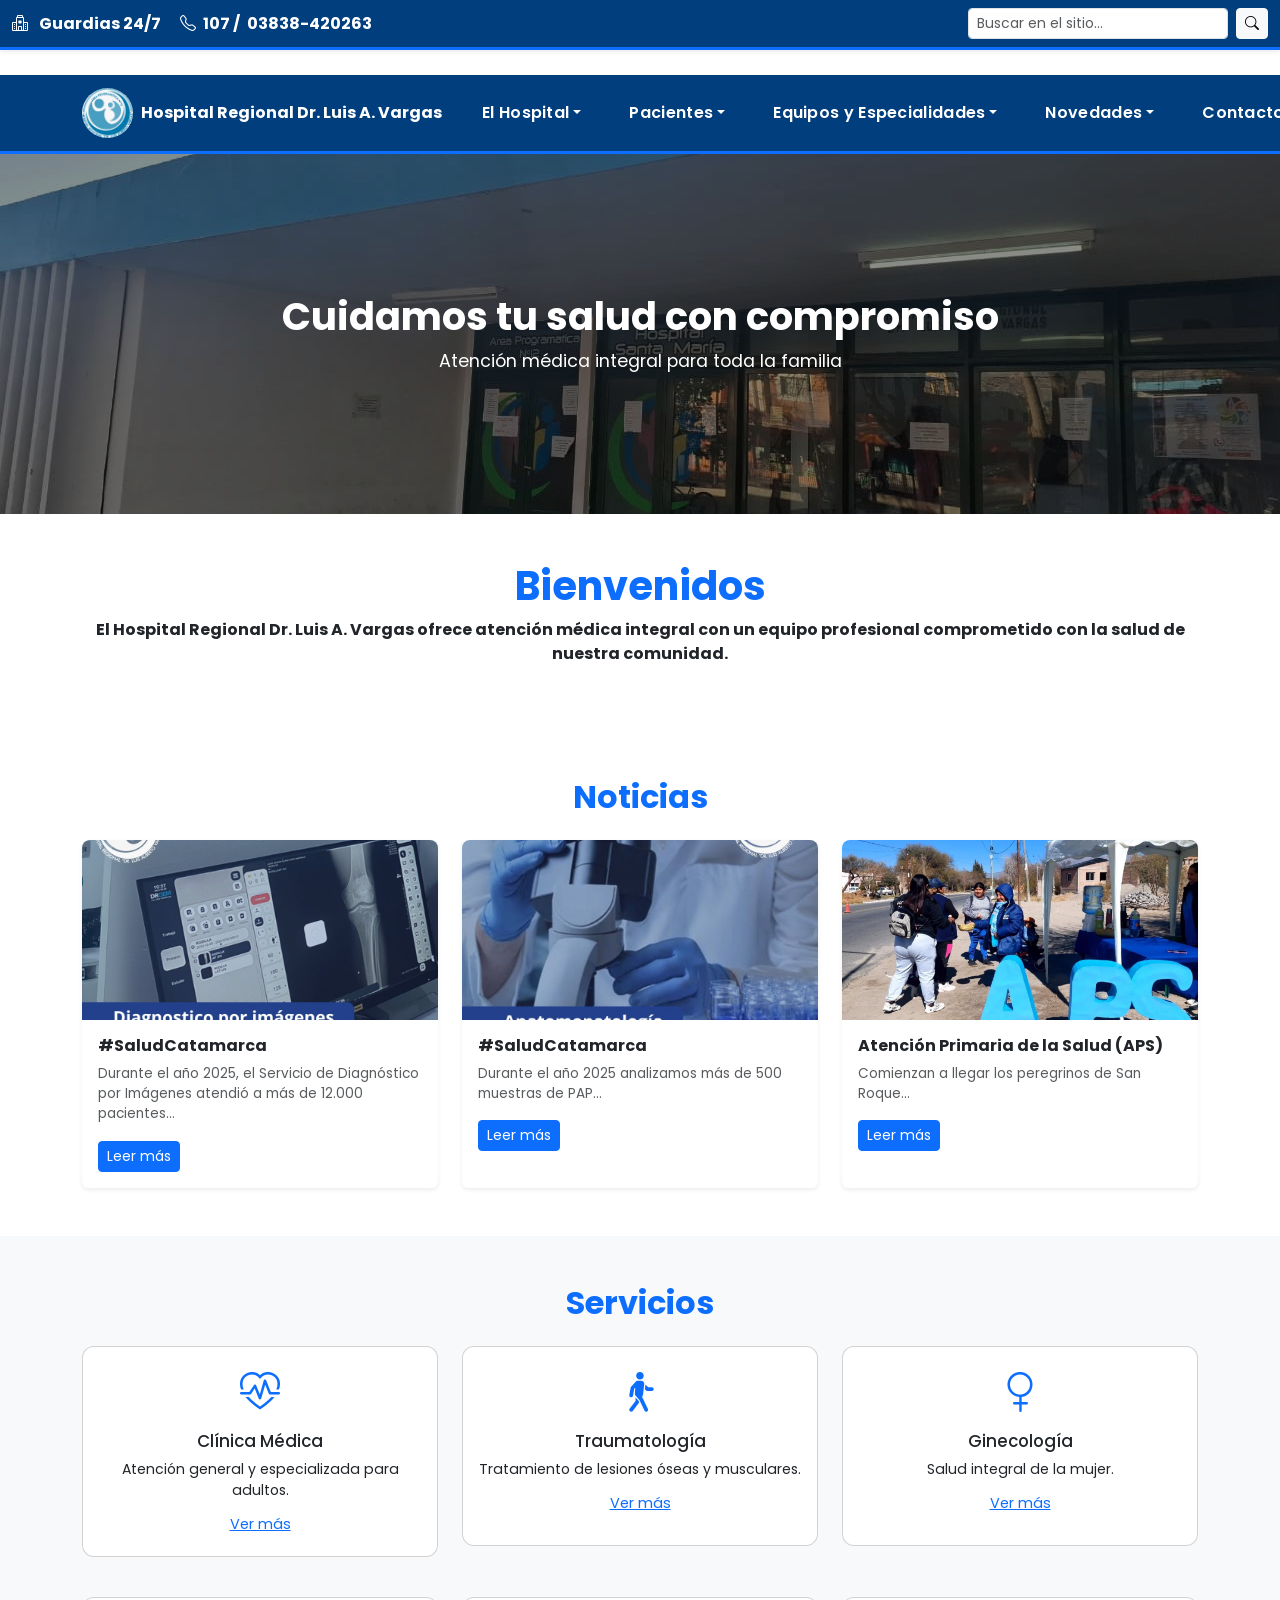
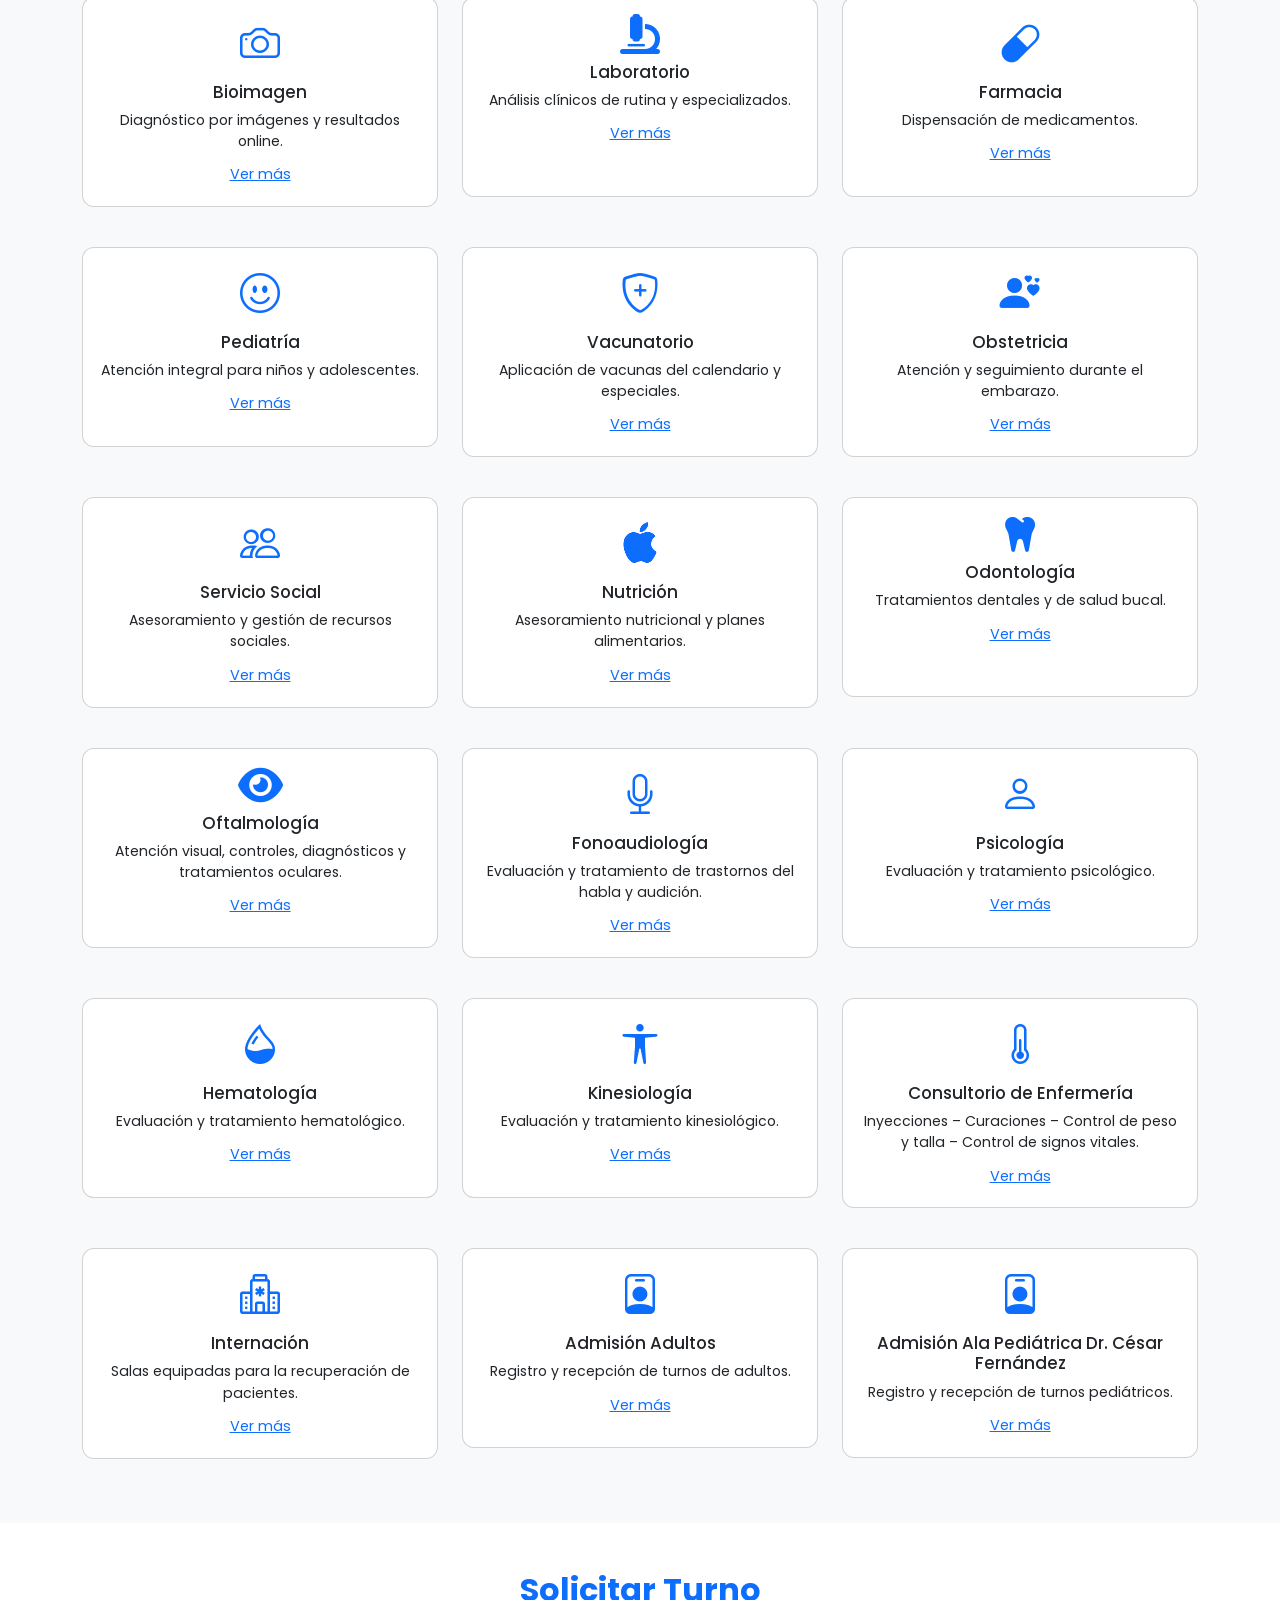
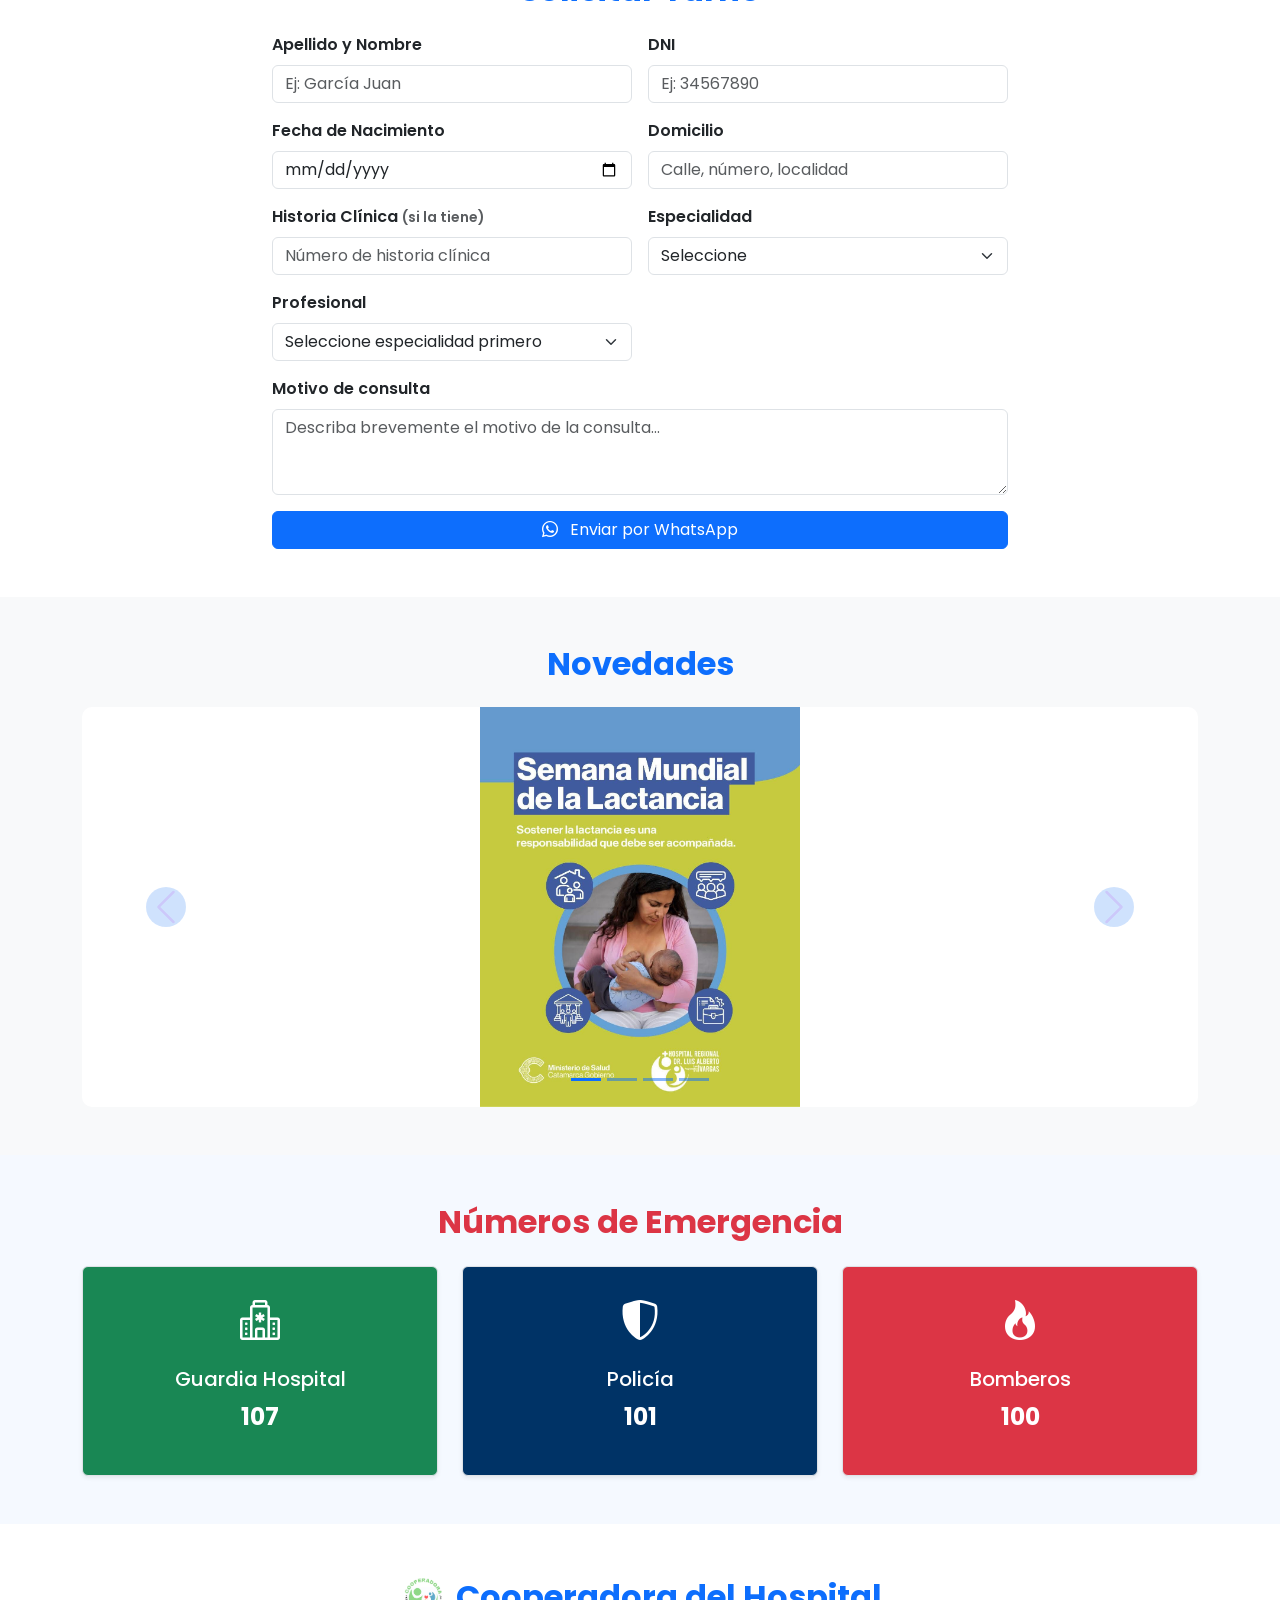
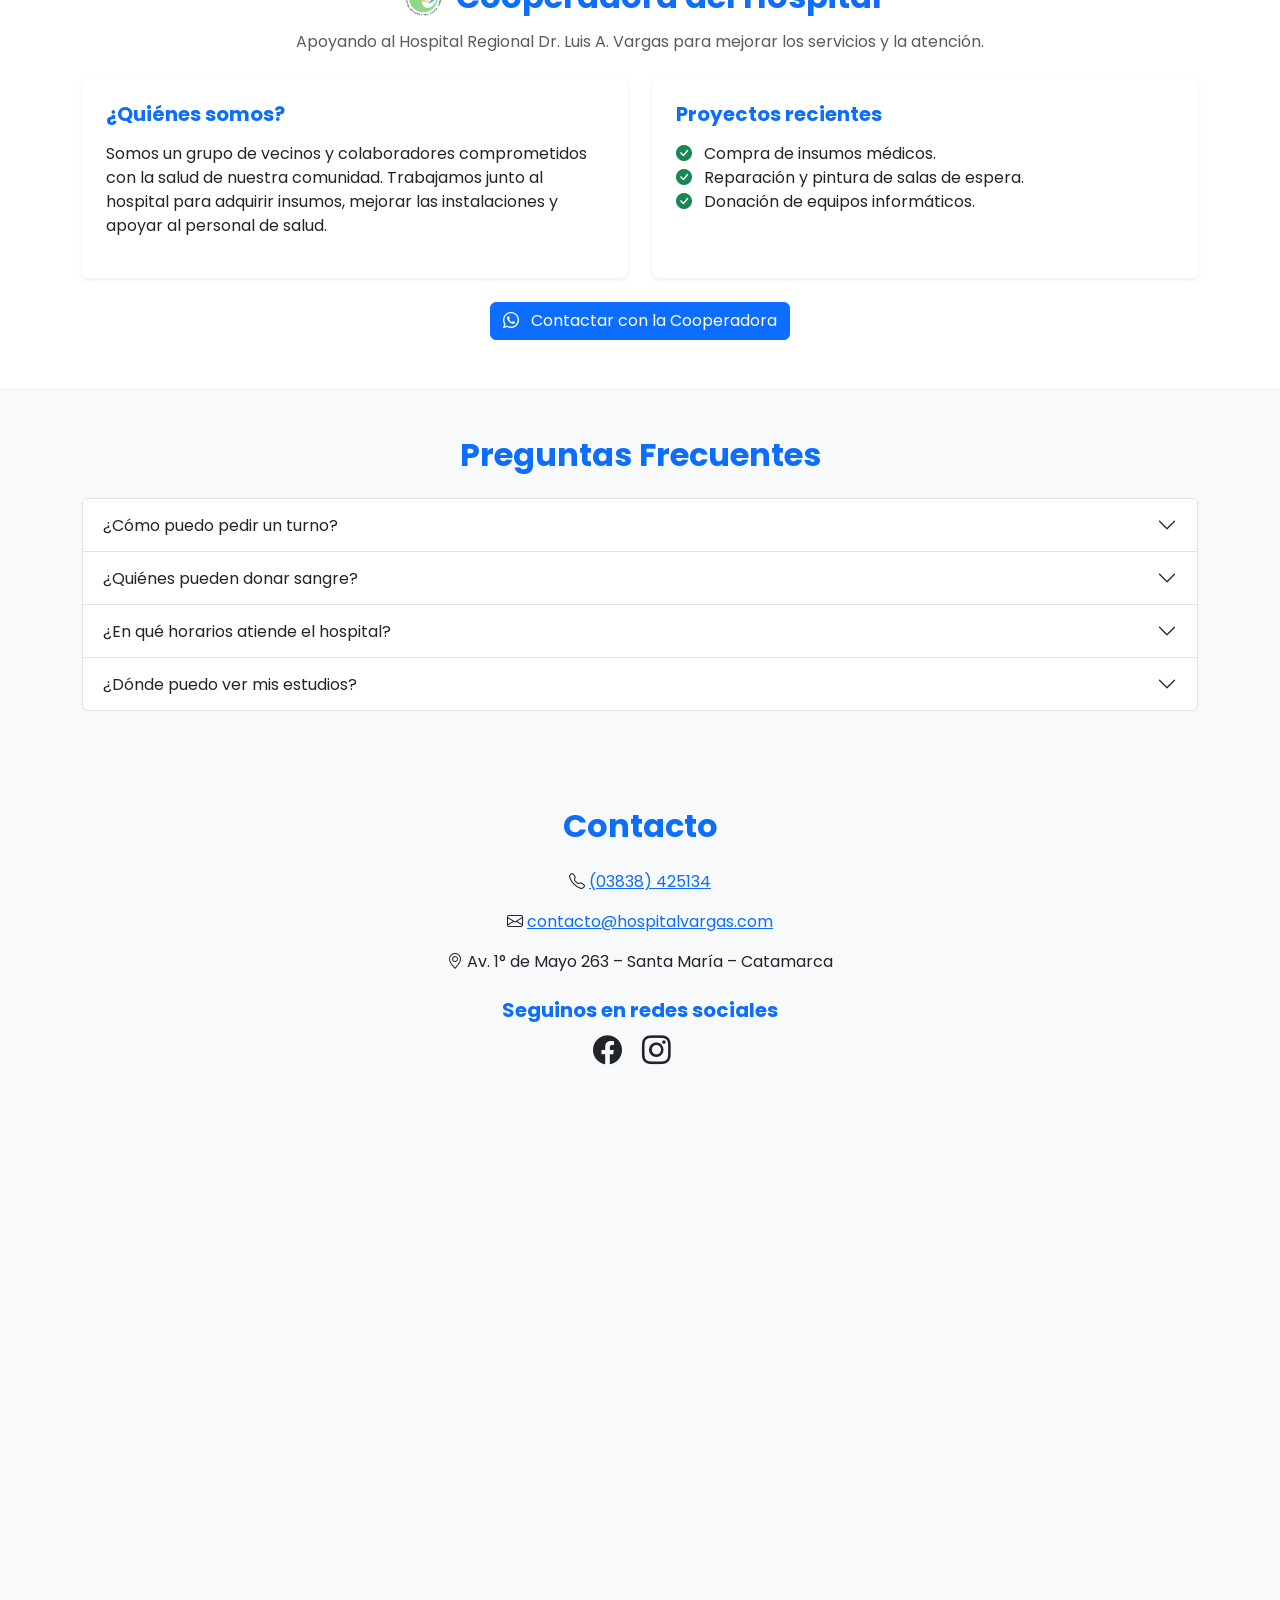
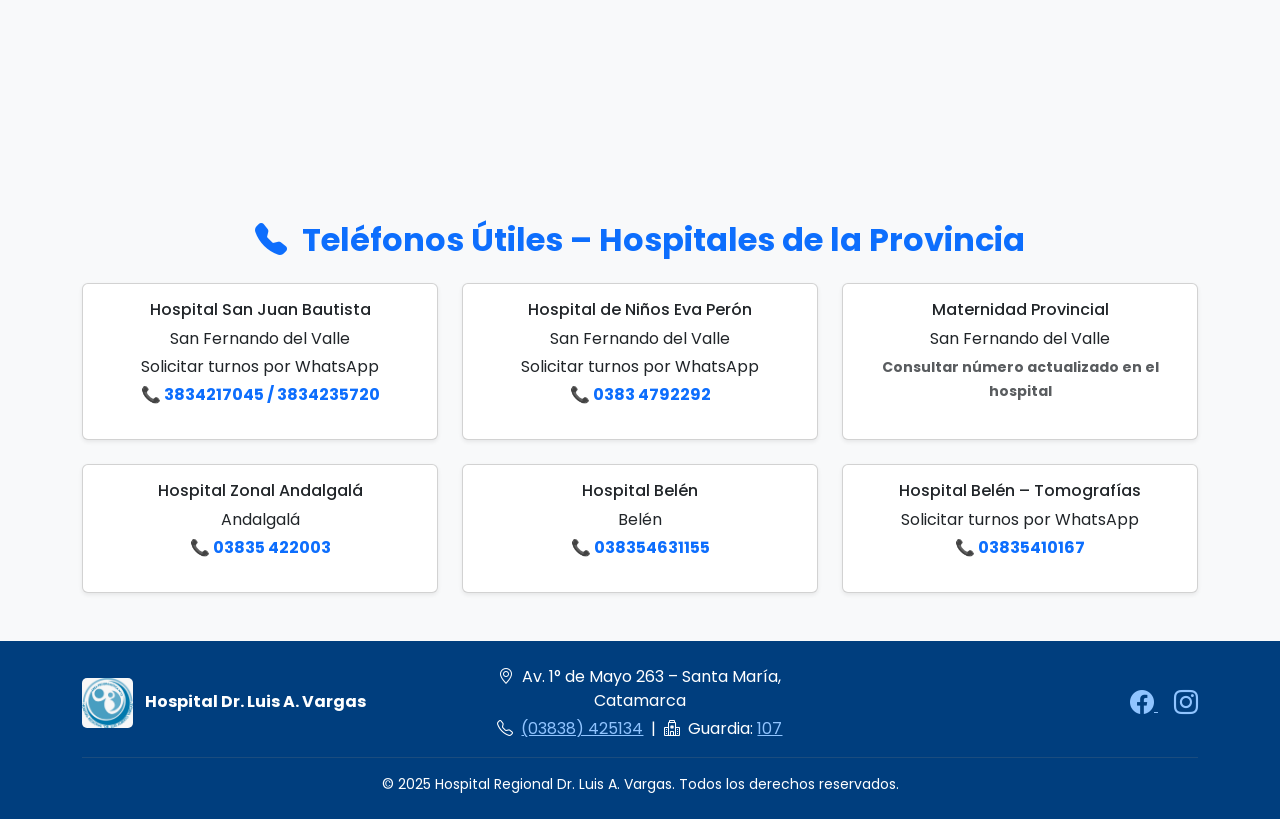
<file: index.html>
<!DOCTYPE html>
<html lang="es">

<head>
  <meta charset="UTF-8" />
  <meta name="viewport" content="width=device-width, initial-scale=1.0" />
  <meta http-equiv="X-UA-Compatible" content="IE=edge" />

  <!-- SEO -->
  <title>Hospital Regional Dr. Luis A. Vargas – Santa María, Catamarca</title>
  <meta name="description" content="Hospital Regional Dr. Luis A. Vargas – Atención médica integral en Santa María, Catamarca. Turnos, guardia 24/7, servicios, laboratorio, diagnóstico por imágenes y telesalud." />
  <meta name="keywords" content="hospital, salud, catamarca, santa maria, turnos, emergencias, laboratorio, diagnostico por imagenes, telesalud, vargas" />
  <meta name="author" content="Hospital Regional Dr. Luis A. Vargas" />
  <link rel="canonical" href="https://hospitalvargas.com/" />

  <!-- Open Graph (redes sociales) -->
  <meta property="og:title" content="Hospital Regional Dr. Luis A. Vargas" />
  <meta property="og:description" content="Atención médica integral para toda la comunidad de Santa María, Catamarca." />
  <meta property="og:type" content="website" />
  <meta property="og:locale" content="es_AR" />

  <!-- Seguridad -->
  <meta http-equiv="X-Content-Type-Options" content="nosniff" />
  <meta http-equiv="Referrer-Policy" content="strict-origin-when-cross-origin" />
  <!-- NOTA: X-Frame-Options y CSP idealmente se aplican desde el servidor HTTP, no desde meta tags -->

  <!-- Favicon -->
  <link rel="icon" href="images/Santa/logo2.jpeg" type="image/jpeg" />

  <!-- Bootstrap CSS -->
  <link href="https://cdn.jsdelivr.net/npm/bootstrap@5.3.2/dist/css/bootstrap.min.css" rel="stylesheet" />
  <link href="https://cdn.jsdelivr.net/npm/bootstrap-icons@1.11.1/font/bootstrap-icons.css" rel="stylesheet" />
  <link href="https://cdnjs.cloudflare.com/ajax/libs/font-awesome/6.5.0/css/all.min.css" rel="stylesheet" />
  <!-- Google Fonts -->
  <link href="https://fonts.googleapis.com/css2?family=Poppins:wght@400;600;700&display=swap" rel="stylesheet" />

  <style>
    /* ===== VARIABLES DE COLOR ===== */
    :root {
      --color-primary: #003e7e;
      --color-accent:  #0d6efd;
      --color-top-bar: #002d5c;
    }

    body {
      font-family: 'Poppins', sans-serif;
    }

    /* ===== BARRA SUPERIOR (guardia + buscador) ===== */
    .top-bar {
      background: var(--color-top-bar) !important;
      border-bottom: 2px solid var(--color-accent);
    }

    /* ===== NAVBAR PRINCIPAL ===== */
    .navbar {
      background: var(--color-primary) !important;
      border-bottom: 3px solid var(--color-accent);
    }

    .navbar-brand span {
      font-size: 1rem;
    }

    .navbar-nav .nav-link {
      color: #ffffff !important;
      font-weight: 600;
      letter-spacing: 0.3px;
      padding: 10px 16px !important;
      transition: background 0.25s, transform 0.25s;
    }

    .navbar-nav .nav-link:hover {
      background: rgba(255, 255, 255, 0.12);
      border-radius: 6px;
      transform: translateY(-1px);
    }

    /* ===== DROPDOWNS ===== */
    .dropdown-menu {
      border-radius: 12px;
      padding: 6px 0;
      border: 1px solid #d6d6d6;
      box-shadow: 0 8px 22px rgba(0, 0, 0, 0.15);
      background: #ffffff;
      animation: fadeInDropdown 0.18s ease-in-out;
      overflow: hidden;
    }

    @keyframes fadeInDropdown {
      from { opacity: 0; transform: translateY(-6px); }
      to   { opacity: 1; transform: translateY(0); }
    }

    .dropdown-item {
      padding: 12px 20px;
      font-weight: 600;
      color: #003366;
      border-radius: 6px;
      transition: background 0.3s ease, color 0.3s ease, transform 0.3s ease;
    }

    .dropdown-item:hover {
      background: linear-gradient(90deg, #0d6efd, #2a6ff0);
      color: #ffffff;
      transform: translateX(4px);
    }

    .dropdown-menu .dropdown-item:not(:last-child) {
      border-bottom: 1px solid #e9ecef;
    }

    .nav-item.dropdown:hover .dropdown-menu {
      display: block;
    }

    .nav-item.dropdown .dropdown-toggle.show {
      background: rgba(255, 255, 255, 0.15);
      border-radius: 6px;
    }

    .navbar-nav .nav-item {
      margin-left: 8px;
      margin-right: 8px;
    }

    /* ===== HERO (PORTADA) ===== */
    .hero {
      position: relative;
      min-height: 320px;
      height: 40vh;
      max-height: 480px;
      background: url('images/Santa/portada-hospital.jpeg') center/cover no-repeat;
    }

    .hero::after {
      content: "";
      position: absolute;
      inset: 0;
      background: rgba(0, 0, 0, 0.45);
    }

    .hero-content {
      position: relative;
      z-index: 2;
      text-align: center;
      color: white;
      top: 50%;
      transform: translateY(-50%);
    }

    .hero-content h1 { font-size: clamp(1.4rem, 4vw, 2.4rem); }
    .hero-content p  { font-size: clamp(0.9rem, 2vw, 1.1rem); }

    /* ===== TARJETAS DE SERVICIOS ===== */
    .card-service {
      padding: 1rem !important;
      margin-bottom: 1rem;
      border-radius: 12px;
      transition: transform 0.2s ease, box-shadow 0.2s ease;
      min-height: 200px;
    }

    .card-service h5 { font-size: 1.05rem; margin-top: 0.5rem; }
    .card-service p  { font-size: 0.88rem; margin-bottom: 0.5rem; }
    .card-service i  { font-size: 1.8rem; }
    .card-service button { font-size: 0.9rem; padding: 0.2rem 0.5rem; }

    .card-service:hover {
      transform: translateY(-4px);
      box-shadow: 0 6px 16px rgba(0, 0, 0, 0.15);
    }

    .card .card-img-top {
      height: 180px;
      object-fit: cover;
      border-radius: 8px 8px 0 0;
    }

    .card-title { font-size: 1rem; }
    .card-text  { font-size: 0.85rem; }

    .card:hover {
      transform: translateY(-4px);
      transition: transform 0.3s ease;
    }

    /* ===== FOOTER ===== */
    footer {
      background-color: #003e7e;
      color: white;
      padding: 20px 0;
      text-align: center;
    }

    footer a { color: #90c4ff; }
    footer a:hover { color: #ffffff; }

    .logo-footer {
      height: 50px;
      width: auto;
      object-fit: contain;
      border-radius: 5px;
    }

    /* ===== CARRUSEL GALERÍA ===== */
    #carouselGaleria {
      max-width: 800px;
      margin: auto;
    }

    #carouselGaleria .carousel-inner {
      border-radius: 10px;
      box-shadow: 0 4px 15px rgba(0, 0, 0, 0.2);
    }

    #carouselGaleria img {
      height: 350px;
      object-fit: cover;
      border-radius: 10px;
    }

    /* ===== FOLLETERÍA ===== */
    #folleteria img {
      height: 400px;
      object-fit: contain;
      background: #fff;
      border-radius: 10px;
    }

    /* ===== CARRUSEL FLECHAS Y PUNTOS ===== */
    .carousel-control-prev-icon,
    .carousel-control-next-icon {
      background-color: rgba(0, 0, 0, 0.4);
      border-radius: 50%;
      padding: 10px;
      background-size: 100% 100%;
      width: 2.5rem;
      height: 2.5rem;
      filter: invert(32%) sepia(93%) saturate(2499%) hue-rotate(205deg) brightness(96%) contrast(101%);
    }

    .carousel-indicators [data-bs-target] {
      background-color: #0d6efd;
    }

    /* ===== BUSCADOR RESULTADOS ===== */
    #listaResultados li:hover {
      background-color: #e3f2fd;
    }

    /* ===== COOPERADORA ===== */
    #cooperadora h2 { font-size: 2rem; }
    #cooperadora p,
    #cooperadora li { font-size: 1rem; }

    /* ===== BOTÓN VOLVER ARRIBA ===== */
    .volver-btn {
      position: fixed;
      bottom: 20px;
      right: 20px;
      z-index: 1050;
      box-shadow: 0 4px 10px rgba(0, 0, 0, .3);
      transition: transform 0.2s ease;
      display: none;
    }

    .volver-btn:hover { transform: scale(1.1); }

    /* ===== FORMULARIO TURNOS ===== */
    #turnoForm .form-label { font-weight: 600; }

    /* ===== VALIDACIÓN VISUAL DNI ===== */
    #dni.is-invalid ~ .invalid-feedback { display: block; }

    /* ===== RESPONSIVE ===== */
    @media (max-width: 768px) {
      .hero { height: 55vw; }
      #folleteria img { height: 260px; }
      #carouselGaleria img { height: 220px; }
    }
  </style>
</head>

<body>

  <!-- ============================================================ -->
  <!-- BARRA SUPERIOR: Guardia + Buscador -->
  <!-- ============================================================ -->
  <nav class="top-bar navbar navbar-dark fixed-top py-2 shadow-sm" aria-label="Barra de guardia y búsqueda">
    <div class="container-fluid d-flex flex-column flex-md-row align-items-center justify-content-between">

      <div class="text-white fw-bold mb-2 mb-md-0">
        <i class="bi bi-hospital me-2" aria-hidden="true"></i> Guardias 24/7
        <a href="tel:107" class="text-white text-decoration-none ms-3" aria-label="Llamar al 107">
          <i class="bi bi-telephone me-1" aria-hidden="true"></i> 107
        </a> /
        <a href="tel:+5403838420263" class="text-white text-decoration-none ms-1" aria-label="Llamar al 03838-420263">
          03838-420263
        </a>
      </div>

      <form class="d-flex mt-2 mt-md-0" style="max-width:300px;width:100%;"
            onsubmit="buscarDesdeTop(event)" role="search" aria-label="Buscador del sitio">
        <input class="form-control form-control-sm me-2" type="search"
               placeholder="Buscar en el sitio..." aria-label="Buscar" id="topSearch"
               autocomplete="off" maxlength="80" />
        <button class="btn btn-light btn-sm" type="submit" aria-label="Buscar">
          <i class="bi bi-search" aria-hidden="true"></i>
        </button>
      </form>

    </div>
  </nav>

  <!-- Espaciador para navbar fijo -->
  <div style="height:75px;" aria-hidden="true"></div>

  <!-- ============================================================ -->
  <!-- NAVBAR PRINCIPAL -->
  <!-- ============================================================ -->
  <nav class="navbar navbar-expand-lg navbar-dark shadow-sm" aria-label="Navegación principal">
    <div class="container">
      <a class="navbar-brand d-flex align-items-center fw-bold" href="#inicio" aria-label="Inicio – Hospital Regional Dr. Luis A. Vargas">
        <img src="images/Santa/logo2.jpeg" alt="Logo Hospital" height="50" class="me-2 rounded-circle" loading="lazy" />
        <span>Hospital Regional Dr. Luis A. Vargas</span>
      </a>

      <button class="navbar-toggler" type="button" data-bs-toggle="collapse" data-bs-target="#menuNav"
              aria-controls="menuNav" aria-expanded="false" aria-label="Abrir menú de navegación">
        <span class="navbar-toggler-icon"></span>
      </button>

      <div class="collapse navbar-collapse" id="menuNav">
        <ul class="navbar-nav ms-auto mb-2 mb-lg-0">

          <li class="nav-item dropdown">
            <a class="nav-link dropdown-toggle" href="#" id="navbarHospital" role="button"
               data-bs-toggle="dropdown" aria-expanded="false">El Hospital</a>
            <ul class="dropdown-menu" aria-labelledby="navbarHospital">
              <li><a class="dropdown-item" href="#" data-bs-toggle="modal" data-bs-target="#modalHistoria">Historia</a></li>
              <li><a class="dropdown-item" href="#" data-bs-toggle="modal" data-bs-target="#modalMision">Misión / Visión / Valores</a></li>
              <li><a class="dropdown-item" href="#" data-bs-toggle="modal" data-bs-target="#modalEstadisticas">Estadísticas</a></li>
            </ul>
          </li>

          <li class="nav-item dropdown">
            <a class="nav-link dropdown-toggle" href="#" id="navbarPacientes" role="button"
               data-bs-toggle="dropdown" aria-expanded="false">Pacientes</a>
            <ul class="dropdown-menu" aria-labelledby="navbarPacientes">
              <li><a class="dropdown-item" href="#solicitar-turno">Solicitar Turno</a></li>
              <li><a class="dropdown-item" href="#" data-bs-toggle="modal" data-bs-target="#modalHorarios">Horarios de Atención</a></li>
              <li><a class="dropdown-item" href="#preguntasfq">Preguntas Frecuentes</a></li>
              <li><a class="dropdown-item" href="#ubicacion">Cómo llegar al Hospital</a></li>
              <li><a class="dropdown-item" href="#preguntasfq">¿Cómo Donar Sangre?</a></li>
            </ul>
          </li>

          <li class="nav-item dropdown">
            <a class="nav-link dropdown-toggle" href="#" id="navbarEquipos" role="button"
               data-bs-toggle="dropdown" aria-expanded="false">Equipos y Especialidades</a>
            <ul class="dropdown-menu" aria-labelledby="navbarEquipos">
              <li><a class="dropdown-item" href="#servicios">Servicios</a></li>
              <li><a class="dropdown-item" href="#" data-bs-toggle="modal" data-bs-target="#modalDiagnostico">Diagnóstico por Imágenes</a></li>
              <li><a class="dropdown-item" href="#" data-bs-toggle="modal" data-bs-target="#modalLaboratorio">Laboratorio</a></li>
              <li><a class="dropdown-item" href="#" data-bs-toggle="modal" data-bs-target="#modalTelesalud">Telesalud</a></li>
              <li><a class="dropdown-item" href="#" data-bs-toggle="modal" data-bs-target="#modalRRHH">RRHH</a></li>
            </ul>
          </li>

          <li class="nav-item dropdown">
            <a class="nav-link dropdown-toggle" href="#" id="novedadesDropdown" role="button"
               data-bs-toggle="dropdown" aria-expanded="false">Novedades</a>
            <ul class="dropdown-menu" aria-labelledby="novedadesDropdown">
              <li><a class="dropdown-item" href="#noticias">Noticias</a></li>
              <li><a class="dropdown-item" href="#" data-bs-toggle="modal" data-bs-target="#modalGaleria">Galería</a></li>
              <li><a class="dropdown-item" href="#" data-bs-toggle="modal" data-bs-target="#modalElegirSaber">Elegir Saber</a></li>
              <li><a class="dropdown-item" href="#" data-bs-toggle="modal" data-bs-target="#modalBarrio">Lleguemos al Barrio</a></li>
              <li><a class="dropdown-item" href="#" data-bs-toggle="modal" data-bs-target="#modalDengue">Contra el Dengue</a></li>
            </ul>
          </li>

          <li class="nav-item">
            <a class="nav-link" href="#contacto">Contacto</a>
          </li>
        </ul>
      </div>
    </div>
  </nav>

  <!-- ============================================================ -->
  <!-- MODALES – El Hospital -->
  <!-- ============================================================ -->
  <section id="modales-hospital" aria-hidden="true">

    <!-- Modal Historia -->
    <div class="modal fade" id="modalHistoria" tabindex="-1" aria-labelledby="modalHistoriaLabel" aria-hidden="true">
      <div class="modal-dialog modal-lg modal-dialog-centered">
        <div class="modal-content">
          <div class="modal-header bg-primary text-white">
            <h5 class="modal-title" id="modalHistoriaLabel">Nuestra Historia</h5>
            <button type="button" class="btn-close btn-close-white" data-bs-dismiss="modal" aria-label="Cerrar"></button>
          </div>
          <div class="modal-body">
            <p>El <strong>Hospital Regional Dr. Luis A. Vargas</strong> fue fundado en 1978 con el objetivo de garantizar el acceso a la salud pública en toda la región sur del Valle Calchaquí.</p>
            <hr />
            <p>A lo largo de los años, se ha consolidado como un centro de referencia regional en atención médica integral, con especialidades en clínica, traumatología, oftalmología, ginecología, pediatría, obstetricia, odontología, cirugía y emergencias.</p>
            <hr />
            <p>Hoy, el hospital continúa su camino de transformación, incorporando tecnología, fortaleciendo la capacitación del personal y afianzando su vínculo con la comunidad.</p>
          </div>
          <div class="modal-footer">
            <button class="btn btn-secondary" data-bs-dismiss="modal">Cerrar</button>
          </div>
        </div>
      </div>
    </div>

    <!-- Modal Misión / Visión / Valores -->
    <div class="modal fade" id="modalMision" tabindex="-1" aria-labelledby="modalMisionLabel" aria-hidden="true">
      <div class="modal-dialog modal-lg modal-dialog-centered">
        <div class="modal-content">
          <div class="modal-header bg-primary text-white">
            <h5 class="modal-title" id="modalMisionLabel">Misión / Visión / Valores</h5>
            <button type="button" class="btn-close btn-close-white" data-bs-dismiss="modal" aria-label="Cerrar"></button>
          </div>
          <div class="modal-body">
            <h6 class="fw-bold text-primary">Misión</h6>
            <p>Brindar atención médica integral, equitativa y accesible a toda la comunidad.</p>
            <hr />
            <h6 class="fw-bold text-primary">Visión</h6>
            <p>Ser un hospital modelo en innovación, compromiso y excelencia sanitaria.</p>
            <hr />
            <h6 class="fw-bold text-primary">Valores</h6>
            <ul>
              <li>Ética</li>
              <li>Respeto</li>
              <li>Empatía</li>
              <li>Responsabilidad</li>
              <li>Trabajo en equipo</li>
            </ul>
          </div>
          <div class="modal-footer">
            <button class="btn btn-secondary" data-bs-dismiss="modal">Cerrar</button>
          </div>
        </div>
      </div>
    </div>

    <!-- Modal Estadísticas -->
    <div class="modal fade" id="modalEstadisticas" tabindex="-1" aria-labelledby="modalEstadisticasLabel" aria-hidden="true">
      <div class="modal-dialog modal-md modal-dialog-centered">
        <div class="modal-content">
          <div class="modal-header bg-primary text-white">
            <h5 class="modal-title" id="modalEstadisticasLabel">Estadísticas del Hospital 2025</h5>
            <button type="button" class="btn-close btn-close-white" data-bs-dismiss="modal" aria-label="Cerrar"></button>
          </div>
          <div class="modal-body">
            <ul class="list-group text-center">
              <li class="list-group-item">Camas disponibles: 41</li>
              <li class="list-group-item">Consultas externas: 35.000</li>
              <li class="list-group-item">Consultas por Guardia: 29.000</li>
              <li class="list-group-item">Análisis de muestras (PAP): 500</li>
              <li class="list-group-item">Diagnósticos por imágenes: 30.745</li>
              <li class="list-group-item">Cirugías: 270</li>
            </ul>
          </div>
          <div class="modal-footer">
            <button class="btn btn-secondary" data-bs-dismiss="modal">Cerrar</button>
          </div>
        </div>
      </div>
    </div>

    <!-- Modal Horarios -->
    <div class="modal fade" id="modalHorarios" tabindex="-1" aria-labelledby="modalHorariosLabel" aria-hidden="true">
      <div class="modal-dialog modal-md modal-dialog-centered">
        <div class="modal-content">
          <div class="modal-header bg-primary text-white">
            <h5 class="modal-title" id="modalHorariosLabel">Horarios de Atención</h5>
            <button type="button" class="btn-close btn-close-white" data-bs-dismiss="modal" aria-label="Cerrar"></button>
          </div>
          <div class="modal-body">
            <h6 class="fw-bold text-primary">Consultorios Externos</h6>
            <p>Lunes a Viernes de 08:00 a 18:00 hs</p>
            <hr />
            <h6 class="fw-bold text-primary">Emergencias</h6>
            <p>Atención las 24 horas</p>
            <hr />
            <h6 class="fw-bold text-primary">Laboratorio</h6>
            <p>Lunes a Viernes de 07:00 a 14:00 hs</p>
            <hr />
            <h6 class="fw-bold text-primary">Diagnóstico Por Imágenes</h6>
            <p>Lunes a Viernes de 08:00 a 17:00 hs</p>
            <hr />
            <h6 class="fw-bold text-primary">Farmacia</h6>
            <p>Lunes a Viernes de 08:00 a 12:00 hs y de 14:00 a 18:00</p>
          </div>
          <div class="modal-footer">
            <button class="btn btn-secondary" data-bs-dismiss="modal">Cerrar</button>
          </div>
        </div>
      </div>
    </div>

    <!-- Modal Diagnóstico por Imágenes -->
    <div class="modal fade" id="modalDiagnostico" tabindex="-1" aria-labelledby="modalDiagnosticoLabel" aria-hidden="true">
      <div class="modal-dialog modal-lg modal-dialog-centered">
        <div class="modal-content">
          <div class="modal-header bg-primary text-white">
            <h5 class="modal-title" id="modalDiagnosticoLabel">Diagnóstico por Imágenes</h5>
            <button type="button" class="btn-close btn-close-white" data-bs-dismiss="modal" aria-label="Cerrar"></button>
          </div>
          <div class="modal-body">
            <h6 class="fw-bold text-primary">Presentación</h6>
            <p>El servicio cuenta con equipos de alta tecnología para radiografías y mamografías.</p>
            <hr />
            <h6 class="fw-bold text-primary">Cómo solicitar turnos</h6>
            <p>De lunes a viernes de 8 a 17 hs de manera presencial.</p>
            <hr />
            <h6 class="fw-bold text-primary">Horarios de atención</h6>
            <ul>
              <li>Radiología: Lunes a Viernes 8:00–17:00</li>
              <li>Mamografía: Lunes a Viernes 8:00–17:00</li>
            </ul>
            <hr />
            <h6 class="fw-bold text-primary">Ver estudios online</h6>
            <div class="text-center">
              <a href="https://htalvargas.imageweb.ar/login.html" target="_blank" rel="noopener noreferrer"
                 class="btn btn-outline-primary">Ver estudios en línea</a>
            </div>
          </div>
          <div class="modal-footer">
            <button class="btn btn-secondary" data-bs-dismiss="modal">Cerrar</button>
          </div>
        </div>
      </div>
    </div>

    <!-- Modal Laboratorio -->
    <div class="modal fade" id="modalLaboratorio" tabindex="-1" aria-labelledby="modalLaboratorioLabel" aria-hidden="true">
      <div class="modal-dialog modal-lg modal-dialog-centered">
        <div class="modal-content">
          <div class="modal-header bg-primary text-white">
            <h5 class="modal-title" id="modalLaboratorioLabel">Laboratorio</h5>
            <button type="button" class="btn-close btn-close-white" data-bs-dismiss="modal" aria-label="Cerrar"></button>
          </div>
          <div class="modal-body">
            <h6 class="fw-bold text-primary">Presentación</h6>
            <p>Realizamos análisis clínicos, bioquímicos y bacteriológicos con equipos automatizados.</p>
            <hr />
            <h6 class="fw-bold text-primary">Solicitud de turnos</h6>
            <p>De lunes a viernes de 7:00 a 10:00 hs de manera presencial.</p>
            <hr />
            <h6 class="fw-bold text-primary">Horarios</h6>
            <ul>
              <li>Extracciones: 7:00–10:30</li>
              <li>Entrega de resultados: 11:00–13:00</li>
            </ul>
          </div>
          <div class="modal-footer">
            <button class="btn btn-secondary" data-bs-dismiss="modal">Cerrar</button>
          </div>
        </div>
      </div>
    </div>

    <!-- Modal Telesalud -->
    <div class="modal fade" id="modalTelesalud" tabindex="-1" aria-labelledby="modalTelesaludLabel" aria-hidden="true">
      <div class="modal-dialog modal-lg modal-dialog-centered">
        <div class="modal-content">
          <div class="modal-header bg-primary text-white">
            <h5 class="modal-title" id="modalTelesaludLabel">Telesalud</h5>
            <button type="button" class="btn-close btn-close-white" data-bs-dismiss="modal" aria-label="Cerrar"></button>
          </div>
          <div class="modal-body">
            <h6 class="fw-bold text-primary">Presentación</h6>
            <p>El programa <strong>Telesalud</strong> permite conectar a los pacientes con especialistas de todo el país mediante videoconferencia y consultas digitales, evitando traslados innecesarios y garantizando el acceso a atención médica de calidad.</p>
            <hr />
            <h6 class="fw-bold text-primary">Cómo acceder</h6>
            <p>Podés solicitar un turno de Telesalud en admisión. Se te asignará un día y horario según la disponibilidad del especialista.</p>
            <hr />
            <h6 class="fw-bold text-primary">Horarios de Atención</h6>
            <ul>
              <li>Lunes a Viernes: 07:00 a 13:00 hs</li>
              <li>Atención coordinada con hospitales de referencia nacionales y provinciales</li>
            </ul>
          </div>
          <div class="modal-footer">
            <button class="btn btn-secondary" data-bs-dismiss="modal">Cerrar</button>
          </div>
        </div>
      </div>
    </div>

    <!-- Modal RRHH -->
    <div class="modal fade" id="modalRRHH" tabindex="-1" aria-labelledby="modalRRHHLabel" aria-hidden="true">
      <div class="modal-dialog modal-xl modal-dialog-centered modal-dialog-scrollable">
        <div class="modal-content">
          <div class="modal-header bg-primary text-white">
            <h5 class="modal-title" id="modalRRHHLabel">Recursos Humanos – Nuestro Equipo</h5>
            <button type="button" class="btn-close btn-close-white" data-bs-dismiss="modal" aria-label="Cerrar"></button>
          </div>
          <div class="modal-body">
            <h2 class="text-center text-primary fw-bold mb-4">Nuestro Equipo</h2>
            <div class="container">
              <div class="accordion" id="accordionEquipo">

                <!-- Administración -->
                <div class="accordion-item">
                  <h2 class="accordion-header" id="headingAdmin">
                    <button class="accordion-button collapsed" type="button" data-bs-toggle="collapse" data-bs-target="#collapseAdmin">
                      <i class="bi bi-folder me-2 text-primary" aria-hidden="true"></i> Administración
                    </button>
                  </h2>
                  <div id="collapseAdmin" class="accordion-collapse collapse" data-bs-parent="#accordionEquipo">
                    <div class="accordion-body">
                      <div class="row g-4">
                        <div class="col-md-4"><div class="card text-center p-3 shadow-sm"><h6 class="mt-3"><b>Sra. Escobar Luciana</b></h6><p>Secretaria Administrativa – Prensa y salud digital</p></div></div>
                        <div class="col-md-4"><div class="card text-center p-3 shadow-sm"><h6 class="mt-3"><b>Sra. Cruz Isabel</b></h6><p>Secretaria Administrativa – Gestión de recursos humanos y organización administrativa.</p></div></div>
                        <div class="col-md-4"><div class="card text-center p-3 shadow-sm"><h6 class="mt-3"><b>Srta. Flores Julieta</b></h6><p>Secretaria Administrativa – Gestión y organización administrativa.</p></div></div>
                        <div class="col-md-4"><div class="card text-center p-3 shadow-sm"><h6 class="mt-3"><b>Sr. Villacorta Hugo</b></h6><p>Secretario Administrativo – Coordinador de Derivaciones.</p></div></div>
                      </div>
                    </div>
                  </div>
                </div>

                <!-- Admisión Adultos -->
                <div class="accordion-item">
                  <h2 class="accordion-header" id="headingAdmAdultos">
                    <button class="accordion-button collapsed" type="button" data-bs-toggle="collapse" data-bs-target="#collapseAdmAdultos">
                      <i class="bi bi-hospital-fill me-2 text-primary" aria-hidden="true"></i> Admisión Adultos
                    </button>
                  </h2>
                  <div id="collapseAdmAdultos" class="accordion-collapse collapse" data-bs-parent="#accordionEquipo">
                    <div class="accordion-body">
                      <div class="row g-4">
                        <div class="col-md-4"><div class="card text-center p-3 shadow-sm"><h6 class="mt-3"><b>Sra. Caceres Claudia</b></h6><p>Atención en admisión y gestión de turnos adultos.</p></div></div>
                        <div class="col-md-4"><div class="card text-center p-3 shadow-sm"><h6 class="mt-3"><b>Sra. Romano Rosa</b></h6><p>Atención en admisión y gestión de turnos adultos.</p></div></div>
                        <div class="col-md-4"><div class="card text-center p-3 shadow-sm"><h6 class="mt-3"><b>Sra. Isasmendi Patricia</b></h6><p>Recepción y coordinación de admisión adultos.</p></div></div>
                        <div class="col-md-4"><div class="card text-center p-3 shadow-sm"><h6 class="mt-3"><b>Sr. Palacios Rodrigo</b></h6><p>Recepción y coordinación de admisión adultos.</p></div></div>
                      </div>
                    </div>
                  </div>
                </div>

                <!-- Admisión Pediatría -->
                <div class="accordion-item">
                  <h2 class="accordion-header" id="headingAdmPedia">
                    <button class="accordion-button collapsed" type="button" data-bs-toggle="collapse" data-bs-target="#collapseAdmPedia">
                      <i class="bi bi-hospital me-2 text-primary" aria-hidden="true"></i> Admisión Pediatría
                    </button>
                  </h2>
                  <div id="collapseAdmPedia" class="accordion-collapse collapse" data-bs-parent="#accordionEquipo">
                    <div class="accordion-body">
                      <div class="row g-4">
                        <div class="col-md-4"><div class="card text-center p-3 shadow-sm"><h6 class="mt-3"><b>Sra. Chocobar Daniela</b></h6><p>Atención en admisión y gestión de turnos pediátricos.</p></div></div>
                      </div>
                    </div>
                  </div>
                </div>

                <!-- Agentes Sanitarios -->
                <div class="accordion-item">
                  <h2 class="accordion-header" id="headingAgSan">
                    <button class="accordion-button collapsed" type="button" data-bs-toggle="collapse" data-bs-target="#collapseAgSan">
                      <i class="bi bi-people me-2 text-primary" aria-hidden="true"></i> Agentes Sanitarios
                    </button>
                  </h2>
                  <div id="collapseAgSan" class="accordion-collapse collapse" data-bs-parent="#accordionEquipo">
                    <div class="accordion-body">
                      <div class="row g-4">
                        <div class="col-md-4"><div class="card text-center p-3 shadow-sm"><h6 class="mt-3"><b>Agte. Cruz Hilda</b></h6><p>Agente sanitario de terreno y prevención comunitaria.</p></div></div>
                        <div class="col-md-4"><div class="card text-center p-3 shadow-sm"><h6 class="mt-3"><b>Agte. Castro Marta</b></h6><p>Agente sanitario de terreno y prevención comunitaria.</p></div></div>
                        <div class="col-md-4"><div class="card text-center p-3 shadow-sm"><h6 class="mt-3"><b>Agte. Gonzalez Marta</b></h6><p>Agente sanitario de terreno y prevención comunitaria.</p></div></div>
                        <div class="col-md-4"><div class="card text-center p-3 shadow-sm"><h6 class="mt-3"><b>Agte. Mamani Ramon</b></h6><p>Agente sanitario de terreno y prevención comunitaria.</p></div></div>
                        <div class="col-md-4"><div class="card text-center p-3 shadow-sm"><h6 class="mt-3"><b>Agte. Pacheco Juana</b></h6><p>Agente sanitario de terreno y prevención comunitaria.</p></div></div>
                        <div class="col-md-4"><div class="card text-center p-3 shadow-sm"><h6 class="mt-3"><b>Agte. Pastrana Laura</b></h6><p>Agente sanitario de terreno y prevención comunitaria.</p></div></div>
                        <div class="col-md-4"><div class="card text-center p-3 shadow-sm"><h6 class="mt-3"><b>Agte. Caceres Hebe</b></h6><p>Agente sanitario de terreno y prevención comunitaria.</p></div></div>
                        <div class="col-md-4"><div class="card text-center p-3 shadow-sm"><h6 class="mt-3"><b>Agte. Corregidor Juan</b></h6><p>Agente sanitario de terreno y prevención comunitaria.</p></div></div>
                        <div class="col-md-4"><div class="card text-center p-3 shadow-sm"><h6 class="mt-3"><b>Agte. Corregidor Anahí</b></h6><p>Agente sanitario de terreno y prevención comunitaria.</p></div></div>
                      </div>
                    </div>
                  </div>
                </div>

                <!-- Bioimagen -->
                <div class="accordion-item">
                  <h2 class="accordion-header" id="headingBioimg">
                    <button class="accordion-button collapsed" type="button" data-bs-toggle="collapse" data-bs-target="#collapseBioimg">
                      <i class="bi bi-camera me-2 text-primary" aria-hidden="true"></i> Bioimagen
                    </button>
                  </h2>
                  <div id="collapseBioimg" class="accordion-collapse collapse" data-bs-parent="#accordionEquipo">
                    <div class="accordion-body">
                      <div class="row g-4">
                        <div class="col-md-4"><div class="card text-center p-3 shadow-sm"><h6 class="mt-3"><b>Lic. Aciar Zoraida Beatriz</b></h6><p> Diagnóstico por Imágenes.</p></div></div>
                        <div class="col-md-4"><div class="card text-center p-3 shadow-sm"><h6 class="mt-3"><b>Lic. Vargas Belén</b></h6><p>Diagnóstico por Imágenes.</p></div></div>
                        <div class="col-md-4"><div class="card text-center p-3 shadow-sm"><h6 class="mt-3"><b>Lic. Quiroga Patricia</b></h6><p>Diagnóstico por Imágenes.</p></div></div>
                        <div class="col-md-4"><div class="card text-center p-3 shadow-sm"><h6 class="mt-3"><b>Lic. Herrero Matilde</b></h6><p>Diagnóstico por Imágenes.</p></div></div>
                      </div>
                    </div>
                  </div>
                </div>

                <!-- Cirugía -->
                <div class="accordion-item">
                  <h2 class="accordion-header" id="headingCirugia">
                    <button class="accordion-button collapsed" type="button" data-bs-toggle="collapse" data-bs-target="#collapseCirugia">
                      <i class="bi bi-bandaid me-2 text-primary" aria-hidden="true"></i> Cirugía
                    </button>
                  </h2>
                  <div id="collapseCirugia" class="accordion-collapse collapse" data-bs-parent="#accordionEquipo">
                    <div class="accordion-body">
                      <div class="row g-4">
                        <div class="col-md-4"><div class="card text-center p-3 shadow-sm"><h6 class="mt-3"><b>Dr. Valdiviezo Jesús</b></h6><p>Cirujano general.</p></div></div>
                        <div class="col-md-4"><div class="card text-center p-3 shadow-sm"><h6 class="mt-3"><b>Dr. Peñafiel Rodolfo</b></h6><p>Cirujano general.</p></div></div>
                        <div class="col-md-4"><div class="card text-center p-3 shadow-sm"><h6 class="mt-3"><b>Dr. Peralta Carlos</b></h6><p>Cirujano Traumatológico.</p></div></div>
                        <div class="col-md-4"><div class="card text-center p-3 shadow-sm"><h6 class="mt-3"><b>Dra. Juárez Ana Valeria</b></h6><p>Médica Anestesióloga.</p></div></div>
                        <div class="col-md-4"><div class="card text-center p-3 shadow-sm"><h6 class="mt-3"><b>Dra. Peñafiel Patricia</b></h6><p>Médica Ginecológica.</p></div></div>
                      </div>
                    </div>
                  </div>
                </div>

                <!-- Clínica Médica -->
                <div class="accordion-item">
                  <h2 class="accordion-header" id="headingClinica">
                    <button class="accordion-button collapsed" type="button" data-bs-toggle="collapse" data-bs-target="#collapseClinica">
                      <i class="bi bi-heart-pulse me-2 text-primary" aria-hidden="true"></i> Clínica Médica
                    </button>
                  </h2>
                  <div id="collapseClinica" class="accordion-collapse collapse" data-bs-parent="#accordionEquipo">
                    <div class="accordion-body">
                      <div class="row g-4">
                        <div class="col-md-4"><div class="card text-center p-3 shadow-sm"><h6 class="mt-3"><b>Dra. Acosta Tapia Ana Victoria</b></h6><p>Clínica Médica y atención de adultos.</p></div></div>
                        <div class="col-md-4"><div class="card text-center p-3 shadow-sm"><h6 class="mt-3"><b>Dra. Pino Flores Ailicec Vanesa</b></h6><p>Médico Cirujano.</p></div></div>
                        <div class="col-md-4"><div class="card text-center p-3 shadow-sm"><h6 class="mt-3"><b>Dr. Contreras Hugo</b></h6><p>Clínica médica general y atención de adultos.</p></div></div>
                        <div class="col-md-4"><div class="card text-center p-3 shadow-sm"><h6 class="mt-3"><b>Dr. Maturano Jorge</b></h6><p>Clínica médica general y atención de adultos.</p></div></div>
                        <div class="col-md-4"><div class="card text-center p-3 shadow-sm"><h6 class="mt-3"><b>Dra Azevedo de Oliveira Sthefany</b></h6><p>Clínica médica general y atención de adultos.</p></div></div>
                        <div class="col-md-4"><div class="card text-center p-3 shadow-sm"><h6 class="mt-3"><b>Dra. Mena Cristina</b></h6><p>Clínica médica general y atención de adultos.</p></div></div>
                        <div class="col-md-4"><div class="card text-center p-3 shadow-sm"><h6 class="mt-3"><b>Dra. Cancinos Andrea Yoseli</b></h6><p>Clínica médica general y atención de adultos.</p></div></div>
                        <div class="col-md-4"><div class="card text-center p-3 shadow-sm"><h6 class="mt-3"><b>Dra. Banegas Jennifer</b></h6><p>Clínica médica general y atención de adultos.</p></div></div>
                      </div>
                    </div>
                  </div>
                </div>

                <!-- Choferes -->
                <div class="accordion-item">
                  <h2 class="accordion-header" id="headingChoferes">
                    <button class="accordion-button collapsed" type="button" data-bs-toggle="collapse" data-bs-target="#collapseChoferes">
                      <i class="bi bi-truck me-2 text-primary" aria-hidden="true"></i> Choferes
                    </button>
                  </h2>
                  <div id="collapseChoferes" class="accordion-collapse collapse" data-bs-parent="#accordionEquipo">
                    <div class="accordion-body">
                      <div class="row g-4">
                        <div class="col-md-4"><div class="card text-center p-3 shadow-sm"><h6 class="mt-3"><b>Sr. Pastrana Jorge</b></h6><p>Conductor en traslados de emergencias.</p></div></div>
                        <div class="col-md-4"><div class="card text-center p-3 shadow-sm"><h6 class="mt-3"><b>Sr. Carrera Juan</b></h6><p>Conductor en traslados de emergencias.</p></div></div>
                        <div class="col-md-4"><div class="card text-center p-3 shadow-sm"><h6 class="mt-3"><b>Sr. Barrionuevo Marcelo</b></h6><p>Conductor en traslados de emergencias.</p></div></div>
                        <div class="col-md-4"><div class="card text-center p-3 shadow-sm"><h6 class="mt-3"><b>Sr. Cancinos Marcos</b></h6><p>Conductor en traslados de emergencias.</p></div></div>
                        <div class="col-md-4"><div class="card text-center p-3 shadow-sm"><h6 class="mt-3"><b>Sr. Sequeida Carlos</b></h6><p>Conductor en traslados de emergencias.</p></div></div>
                        <div class="col-md-4"><div class="card text-center p-3 shadow-sm"><h6 class="mt-3"><b>Sr. Fuenzalida Jose</b></h6><p>Conductor en traslados de emergencias.</p></div></div>
                        <div class="col-md-4"><div class="card text-center p-3 shadow-sm"><h6 class="mt-3"><b>Sr. Gomez Javier</b></h6><p>Conductor en traslados de emergencias.</p></div></div>
                        <div class="col-md-4"><div class="card text-center p-3 shadow-sm"><h6 class="mt-3"><b>Sr. Garnica Nahuel</b></h6><p>Conductor en traslados de emergencias.</p></div></div>
                        <div class="col-md-4"><div class="card text-center p-3 shadow-sm"><h6 class="mt-3"><b>Sr. Reales Lazaro</b></h6><p>Conductor en traslados de emergencias.</p></div></div>
                      </div>
                    </div>
                  </div>
                </div>

                <!-- Dirección -->
                <div class="accordion-item">
                  <h2 class="accordion-header" id="headingDireccion">
                    <button class="accordion-button collapsed" type="button" data-bs-toggle="collapse"
                      data-bs-target="#collapseDireccion">
                      <i class="bi bi-building me-2 text-primary"></i> Dirección
                    </button>
                  </h2>
                  <div id="collapseDireccion" class="accordion-collapse collapse" data-bs-parent="#accordionEquipo">
                    <div class="accordion-body">
                      <div class="row g-4">
                        <div class="col-md-4"><div class="card text-center p-3 shadow-sm"><h6 class="mt-3"><b>Lic. Villagra Tatiana</b></h6><p>Directora del Area programatica N°12.</p></div></div>
                        <div class="col-md-4"><div class="card text-center p-3 shadow-sm"><h6 class="mt-3"><b>Dra. Acosta Tapia Ana</b></h6><p>Coordinadora de APS, Internacion y Consultorio Externos.</p></div></div>
                        <div class="col-md-4"><div class="card text-center p-3 shadow-sm"><h6 class="mt-3"><b>Dra. Juarez Ana Valeria</b></h6><p>Coordinadora Quirofano, Urgencias y Emergencias</p></div></div>
                        <div class="col-md-4"><div class="card text-center p-3 shadow-sm"><h6 class="mt-3"><b>Dra. Pino Ailicec</b></h6><p>Coordinadora Salud Mental y Adicciones </p></div></div>
                        <div class="col-md-4"><div class="card text-center p-3 shadow-sm"><h6 class="mt-3"><b>Lic. Diaz Carlos Ariel</b></h6><p>Jefe de RRHH</p></div></div>
                      </div>
                    </div>
                  </div>
                </div>

                <!-- Enfermería -->
                <div class="accordion-item">
                  <h2 class="accordion-header" id="headingEnfermeria">
                    <button class="accordion-button collapsed" type="button" data-bs-toggle="collapse" data-bs-target="#collapseEnfermeria">
                      <i class="bi bi-thermometer-half me-2 text-primary" aria-hidden="true"></i> Enfermería
                    </button>
                  </h2>
                  <div id="collapseEnfermeria" class="accordion-collapse collapse" data-bs-parent="#accordionEquipo">
                    <div class="accordion-body">
                      <div class="row g-4">
                        <div class="col-md-4"><div class="card text-center p-3 shadow-sm"><h6 class="mt-3"><b>Enf. Moreno Nilda</b></h6><p>Atención en urgencias, emergencias y procedimientos de enfermería.</p></div></div>
                        <div class="col-md-4"><div class="card text-center p-3 shadow-sm"><h6 class="mt-3"><b>Enf. Barberis Isacc</b></h6><p>Atención en urgencias, emergencias y procedimientos de enfermería.</p></div></div>
                        <div class="col-md-4"><div class="card text-center p-3 shadow-sm"><h6 class="mt-3"><b>Enf. Albornoz Ruth</b></h6><p>Atención en urgencias, emergencias y procedimientos de enfermería.</p></div></div>
                        <div class="col-md-4"><div class="card text-center p-3 shadow-sm"><h6 class="mt-3"><b>Enf. Paiz Elizabeth</b></h6><p>Atención en urgencias, emergencias y procedimientos de enfermería.</p></div></div>
                        <div class="col-md-4"><div class="card text-center p-3 shadow-sm"><h6 class="mt-3"><b>Enf. Cancinos Judith</b></h6><p>Atención en urgencias, emergencias y procedimientos de enfermería.</p></div></div>
                        <div class="col-md-4"><div class="card text-center p-3 shadow-sm"><h6 class="mt-3"><b>Enf. Ocampo Ariel</b></h6><p>Atención en urgencias, emergencias y procedimientos de enfermería.</p></div></div>
                        <div class="col-md-4"><div class="card text-center p-3 shadow-sm"><h6 class="mt-3"><b>Enf. Cedrón Isabel</b></h6><p>Atención en urgencias, emergencias y procedimientos de enfermería.</p></div></div>
                        <div class="col-md-4"><div class="card text-center p-3 shadow-sm"><h6 class="mt-3"><b>Enf. Rumano Belial</b></h6><p>Atención en urgencias, emergencias y procedimientos de enfermería.</p></div></div>
                        <div class="col-md-4"><div class="card text-center p-3 shadow-sm"><h6 class="mt-3"><b>Enf. Alvarado Aníbal</b></h6><p>Atención en urgencias, emergencias y procedimientos de enfermería.</p></div></div>
                        <div class="col-md-4"><div class="card text-center p-3 shadow-sm"><h6 class="mt-3"><b>Enf. Carrera Franco</b></h6><p>Atención en urgencias, emergencias y procedimientos de enfermería.</p></div></div>
                        <div class="col-md-4"><div class="card text-center p-3 shadow-sm"><h6 class="mt-3"><b>Enf. Chaile Celia</b></h6><p>Atención en urgencias, emergencias y procedimientos de enfermería.</p></div></div>
                        <div class="col-md-4"><div class="card text-center p-3 shadow-sm"><h6 class="mt-3"><b>Enf. Carral Romina</b></h6><p>Atención en urgencias, emergencias y procedimientos de enfermería.</p></div></div>
                        <div class="col-md-4"><div class="card text-center p-3 shadow-sm"><h6 class="mt-3"><b>Enf. Mena Beatriz</b></h6><p>Atención en urgencias, emergencias y procedimientos de enfermería.</p></div></div>
                        <div class="col-md-4"><div class="card text-center p-3 shadow-sm"><h6 class="mt-3"><b>Enf. Gerónimo Alicia</b></h6><p>Atención en urgencias, emergencias y procedimientos de enfermería.</p></div></div>
                        <div class="col-md-4"><div class="card text-center p-3 shadow-sm"><h6 class="mt-3"><b>Enf. Villagra Cristina</b></h6><p>Atención en urgencias, emergencias y procedimientos de enfermería.</p></div></div>
                        <div class="col-md-4"><div class="card text-center p-3 shadow-sm"><h6 class="mt-3"><b>Enf. Caceres Fabiola</b></h6><p>Atención en urgencias, emergencias y procedimientos de enfermería.</p></div></div>
                        <div class="col-md-4"><div class="card text-center p-3 shadow-sm"><h6 class="mt-3"><b>Enf. Reales Gladys</b></h6><p>Atención en urgencias, emergencias y procedimientos de enfermería.</p></div></div>
                        <div class="col-md-4"><div class="card text-center p-3 shadow-sm"><h6 class="mt-3"><b>Enf. Yapura Adriana</b></h6><p>Atención en urgencias, emergencias y procedimientos de enfermería.</p></div></div>
                        <div class="col-md-4"><div class="card text-center p-3 shadow-sm"><h6 class="mt-3"><b>Enf. Condori César</b></h6><p>Atención en urgencias, emergencias y procedimientos de enfermería.</p></div></div>
                        <div class="col-md-4"><div class="card text-center p-3 shadow-sm"><h6 class="mt-3"><b>Enf. Yapura Jorge</b></h6><p>Atención en urgencias, emergencias y procedimientos de enfermería.</p></div></div>
                        <div class="col-md-4"><div class="card text-center p-3 shadow-sm"><h6 class="mt-3"><b>Enf. Chaile María</b></h6><p>Atención en urgencias, emergencias y procedimientos de enfermería.</p></div></div>
                        <div class="col-md-4"><div class="card text-center p-3 shadow-sm"><h6 class="mt-3"><b>Enf. Yapura Yésica</b></h6><p>Atención en urgencias, emergencias y procedimientos de enfermería.</p></div></div>
                        <div class="col-md-4"><div class="card text-center p-3 shadow-sm"><h6 class="mt-3"><b>Enf. Ramírez Mariela</b></h6><p>Atención en urgencias, emergencias y procedimientos de enfermería.</p></div></div>
                        <div class="col-md-4"><div class="card text-center p-3 shadow-sm"><h6 class="mt-3"><b>Enf. Delgado Oscar</b></h6><p>Atención en urgencias, emergencias y procedimientos de enfermería.</p></div></div>
                        <div class="col-md-4"><div class="card text-center p-3 shadow-sm"><h6 class="mt-3"><b>Enf. Herrera Elizabeth</b></h6><p>Atención en urgencias, emergencias y procedimientos de enfermería.</p></div></div>
                        <div class="col-md-4"><div class="card text-center p-3 shadow-sm"><h6 class="mt-3"><b>Enf. Gutiérrez Gabriela</b></h6><p>Atención en urgencias, emergencias y procedimientos de enfermería.</p></div></div>
                        <div class="col-md-4"><div class="card text-center p-3 shadow-sm"><h6 class="mt-3"><b>Enf. Chaile Erika</b></h6><p>Atención en urgencias, emergencias y procedimientos de enfermería.</p></div></div>
                        <div class="col-md-4"><div class="card text-center p-3 shadow-sm"><h6 class="mt-3"><b>Enf. Chaile Yolanda</b></h6><p>Atención en urgencias, emergencias y procedimientos de enfermería.</p></div></div>
                        <div class="col-md-4"><div class="card text-center p-3 shadow-sm"><h6 class="mt-3"><b>Enf. Torres Noelia</b></h6><p>Atención en urgencias, emergencias y procedimientos de enfermería.</p></div></div>
                        <div class="col-md-4"><div class="card text-center p-3 shadow-sm"><h6 class="mt-3"><b>Enf. Gervan Rosa</b></h6><p>Atención en urgencias, emergencias y procedimientos de enfermería.</p></div></div>
                        <div class="col-md-4"><div class="card text-center p-3 shadow-sm"><h6 class="mt-3"><b>Enf. Castells Marcela</b></h6><p>Atención en urgencias, emergencias y procedimientos de enfermería.</p></div></div>
                        <div class="col-md-4"><div class="card text-center p-3 shadow-sm"><h6 class="mt-3"><b>Enf. Aguaysol Karina</b></h6><p>Atención en urgencias, emergencias y procedimientos de enfermería.</p></div></div>
                        <div class="col-md-4"><div class="card text-center p-3 shadow-sm"><h6 class="mt-3"><b>Enf. Ramos Melisa</b></h6><p>Atención en urgencias, emergencias y procedimientos de enfermería.</p></div></div>
                        <div class="col-md-4"><div class="card text-center p-3 shadow-sm"><h6 class="mt-3"><b>Enf. Condori Cristina</b></h6><p>Atención en urgencias, emergencias y procedimientos de enfermería.</p></div></div>
                        <div class="col-md-4"><div class="card text-center p-3 shadow-sm"><h6 class="mt-3"><b>Enf. Cabezas Silvia</b></h6><p>Atención en urgencias, emergencias y procedimientos de enfermería.</p></div></div>
                        <div class="col-md-4"><div class="card text-center p-3 shadow-sm"><h6 class="mt-3"><b>Enf. Moreno Luis</b></h6><p>Atención en urgencias, emergencias y procedimientos de enfermería.</p></div></div>
                        <div class="col-md-4"><div class="card text-center p-3 shadow-sm"><h6 class="mt-3"><b>Enf. Gutiérrez Odila</b></h6><p>Atención en urgencias, emergencias y procedimientos de enfermería.</p></div></div>
                        <div class="col-md-4"><div class="card text-center p-3 shadow-sm"><h6 class="mt-3"><b>Enf. Padilla Sonia</b></h6><p>Atención en urgencias, emergencias y procedimientos de enfermería.</p></div></div>
                        <div class="col-md-4"><div class="card text-center p-3 shadow-sm"><h6 class="mt-3"><b>Enf. Casimiro Ana</b></h6><p>Atención en urgencias, emergencias y procedimientos de enfermería.</p></div></div>
                      </div>
                    </div>
                  </div>
                </div>

                <!-- Estadística -->
                <div class="accordion-item">
                  <h2 class="accordion-header" id="headingEstadistica">
                    <button class="accordion-button collapsed" type="button" data-bs-toggle="collapse" data-bs-target="#collapseEstadistica">
                      <i class="bi bi-bar-chart me-2 text-primary" aria-hidden="true"></i> Estadística
                    </button>
                  </h2>
                  <div id="collapseEstadistica" class="accordion-collapse collapse" data-bs-parent="#accordionEquipo">
                    <div class="accordion-body">
                      <div class="row g-4">
                        <div class="col-md-4"><div class="card text-center p-3 shadow-sm"><h6 class="mt-3"><b>C.P.N Contreras Aciar Einer</b></h6><p>Contador Público Nacional.</p></div></div>
                        <div class="col-md-4"><div class="card text-center p-3 shadow-sm"><h6 class="mt-3"><b>Sra. Parra Rita</b></h6><p>Estadística aplicada a la salud pública.</p></div></div>
                        <div class="col-md-4"><div class="card text-center p-3 shadow-sm"><h6 class="mt-3"><b>Sra. Delgado Mabel</b></h6><p>Estadística aplicada a la salud pública.</p></div></div>
                        <div class="col-md-4"><div class="card text-center p-3 shadow-sm"><h6 class="mt-3"><b>Tec. Alurralde Javier</b></h6><p>Estadística aplicada a la salud pública.</p></div></div>
                      </div>
                    </div>
                  </div>
                </div>

                <!-- Esterilización -->
                <div class="accordion-item">
                  <h2 class="accordion-header" id="headingEsteril">
                    <button class="accordion-button collapsed" type="button" data-bs-toggle="collapse" data-bs-target="#collapseEsteril">
                      <i class="bi bi-shield-check me-2 text-primary" aria-hidden="true"></i> Esterilización
                    </button>
                  </h2>
                  <div id="collapseEsteril" class="accordion-collapse collapse" data-bs-parent="#accordionEquipo">
                    <div class="accordion-body">
                      <div class="row g-4">
                        <div class="col-md-4"><div class="card text-center p-3 shadow-sm"><h6 class="mt-3"><b>Tec. Cancinos Tatiana</b></h6><p>Esterilización hospitalaria y bioseguridad.</p></div></div>
                        <div class="col-md-4"><div class="card text-center p-3 shadow-sm"><h6 class="mt-3"><b>Enf. Flores Beatriz</b></h6><p>Esterilización hospitalaria y bioseguridad.</p></div></div>
                        <div class="col-md-4"><div class="card text-center p-3 shadow-sm"><h6 class="mt-3"><b>Enf. Rumano Belial</b></h6><p>Esterilización hospitalaria y bioseguridad.</p></div></div>
                        <div class="col-md-4"><div class="card text-center p-3 shadow-sm"><h6 class="mt-3"><b>Lic. Hermosilla Mariana</b></h6><p>Esterilización hospitalaria y bioseguridad.</p></div></div>
                      </div>
                    </div>
                  </div>
                </div>

                <!-- Farmacia -->
                <div class="accordion-item">
                  <h2 class="accordion-header" id="headingFarmacia">
                    <button class="accordion-button collapsed" type="button" data-bs-toggle="collapse" data-bs-target="#collapseFarmacia">
                      <i class="bi bi-capsule me-2 text-primary" aria-hidden="true"></i> Farmacia
                    </button>
                  </h2>
                  <div id="collapseFarmacia" class="accordion-collapse collapse" data-bs-parent="#accordionEquipo">
                    <div class="accordion-body">
                      <div class="row g-4">
                        <div class="col-md-4"><div class="card text-center p-3 shadow-sm"><h6 class="mt-3"><b>Farm. Corsi Verónica del Carmen</b></h6><p>M.P 255 – Farmacéutica, farmacología hospitalaria.</p></div></div>
                        <div class="col-md-4"><div class="card text-center p-3 shadow-sm"><h6 class="mt-3"><b>Sr. Reales Edgar</b></h6><p>Farmacología hospitalaria.</p></div></div>
                        <div class="col-md-4"><div class="card text-center p-3 shadow-sm"><h6 class="mt-3"><b>Sra. Rodriguez Carla</b></h6><p>Farmacología hospitalaria.</p></div></div>
                        <div class="col-md-4"><div class="card text-center p-3 shadow-sm"><h6 class="mt-3"><b>Sra. Suárez Patricia</b></h6><p>Farmacología hospitalaria.</p></div></div>
                      </div>
                    </div>
                  </div>
                </div>

                <!-- Fonoaudiología -->
                <div class="accordion-item">
                  <h2 class="accordion-header" id="headingFono">
                    <button class="accordion-button collapsed" type="button" data-bs-toggle="collapse" data-bs-target="#collapseFono">
                      <i class="bi bi-mic me-2 text-primary" aria-hidden="true"></i> Fonoaudiología
                    </button>
                  </h2>
                  <div id="collapseFono" class="accordion-collapse collapse" data-bs-parent="#accordionEquipo">
                    <div class="accordion-body">
                      <div class="row g-4">
                        <div class="col-md-4"><div class="card text-center p-3 shadow-sm"><h6 class="mt-3"><b>Lic. Marcial Constanza</b></h6><p>Fonoaudióloga.</p></div></div>
                        <div class="col-md-4"><div class="card text-center p-3 shadow-sm"><h6 class="mt-3"><b>Lic. Barrenechea Lorena</b></h6><p>Fonoaudióloga.</p></div></div>
                      </div>
                    </div>
                  </div>
                </div>

                <!-- Ginecología -->
                <div class="accordion-item">
                  <h2 class="accordion-header" id="headingGine">
                    <button class="accordion-button collapsed" type="button" data-bs-toggle="collapse" data-bs-target="#collapseGine">
                      <i class="bi bi-gender-female me-2 text-primary" aria-hidden="true"></i> Ginecología
                    </button>
                  </h2>
                  <div id="collapseGine" class="accordion-collapse collapse" data-bs-parent="#accordionEquipo">
                    <div class="accordion-body">
                      <div class="row g-4">
                        <div class="col-md-4"><div class="card text-center p-3 shadow-sm"><h6 class="mt-3"><b>Dra. Peñafiel Patricia</b></h6><p>Ginecología.</p></div></div>
                        <div class="col-md-4"><div class="card text-center p-3 shadow-sm"><h6 class="mt-3"><b>Dra. Michalzuck Melisa</b></h6><p>Medicina Familiar</p></div></div>
                        <div class="col-md-4"><div class="card text-center p-3 shadow-sm"><h6 class="mt-3"><b>Dr. Carbonelli Lucas</b></h6><p>Ginecología.</p></div></div>
                      </div>
                    </div>
                  </div>
                </div>

                <!-- Hematología -->
                <div class="accordion-item">
                  <h2 class="accordion-header" id="headingHema">
                    <button class="accordion-button collapsed" type="button" data-bs-toggle="collapse" data-bs-target="#collapseHema">
                      <i class="bi bi-droplet-half me-2 text-primary" aria-hidden="true"></i> Hematología
                    </button>
                  </h2>
                  <div id="collapseHema" class="accordion-collapse collapse" data-bs-parent="#accordionEquipo">
                    <div class="accordion-body">
                      <div class="row g-4">
                        <div class="col-md-4"><div class="card text-center p-3 shadow-sm"><h6 class="mt-3"><b>Lic. Díaz Valeria</b></h6><p>Hemoterapia y diagnóstico hematológico.</p></div></div>
                        <div class="col-md-4"><div class="card text-center p-3 shadow-sm"><h6 class="mt-3"><b>Lic. Medina Ivana</b></h6><p>Hemoterapia y diagnóstico hematológico.</p></div></div>
                      </div>
                    </div>
                  </div>
                </div>

                <!-- Kinesiología -->
                <div class="accordion-item">
                  <h2 class="accordion-header" id="headingKine">
                    <button class="accordion-button collapsed" type="button" data-bs-toggle="collapse" data-bs-target="#collapseKine">
                      <i class="bi bi-universal-access me-2 text-primary" aria-hidden="true"></i> Kinesiología
                    </button>
                  </h2>
                  <div id="collapseKine" class="accordion-collapse collapse" data-bs-parent="#accordionEquipo">
                    <div class="accordion-body">
                      <div class="row g-4">
                        <div class="col-md-4"><div class="card text-center p-3 shadow-sm"><h6 class="mt-3"><b>Lic. Barrionuevo Ana Laura</b></h6><p>M.P 074 – Kinesiología y Fisioterapia.</p></div></div>
                        <div class="col-md-4"><div class="card text-center p-3 shadow-sm"><h6 class="mt-3"><b>Lic. Luján Agustina</b></h6><p>Kinesiología y Fisioterapia.</p></div></div>
                        <div class="col-md-4"><div class="card text-center p-3 shadow-sm"><h6 class="mt-3"><b>Lic. Burgo González Aylen</b></h6><p>Kinesiología y Fisioterapia.</p></div></div>
                      </div>
                    </div>
                  </div>
                </div>

                <!-- Laboratorio -->
                <div class="accordion-item">
                  <h2 class="accordion-header" id="headingLab">
                    <button class="accordion-button collapsed" type="button" data-bs-toggle="collapse" data-bs-target="#collapseLab">
                      <i class="fa-solid fa-microscope me-2 text-primary" aria-hidden="true"></i> Laboratorio
                    </button>
                  </h2>
                  <div id="collapseLab" class="accordion-collapse collapse" data-bs-parent="#accordionEquipo">
                    <div class="accordion-body">
                      <div class="row g-4">
                        <div class="col-md-4"><div class="card text-center p-3 shadow-sm"><h6 class="mt-3"><b>Bioq. Herrera Gustavo</b></h6><p>Análisis clínicos y diagnóstico bioquímico.</p></div></div>
                        <div class="col-md-4"><div class="card text-center p-3 shadow-sm"><h6 class="mt-3"><b>Bioq. Meriles Nilda Mabel</b></h6><p>Análisis clínicos y diagnóstico bioquímico.</p></div></div>
                        <div class="col-md-4"><div class="card text-center p-3 shadow-sm"><h6 class="mt-3"><b>Bioq. Brahim Ludmila</b></h6><p>Análisis clínicos y diagnóstico bioquímico.</p></div></div>
                        <div class="col-md-4"><div class="card text-center p-3 shadow-sm"><h6 class="mt-3"><b>Tec. Ochoa Rita</b></h6><p>Microbiología y control de calidad de muestras.</p></div></div>
                        <div class="col-md-4"><div class="card text-center p-3 shadow-sm"><h6 class="mt-3"><b>Tec. Quinteros Paula Anahí</b></h6><p>Microbiología y control de calidad de muestras.</p></div></div>
                        <div class="col-md-4"><div class="card text-center p-3 shadow-sm"><h6 class="mt-3"><b>Sra. Rodríguez Lilian</b></h6><p>Asistente Administraiva</p></div></div>
                      </div>
                    </div>
                  </div>
                </div>

                <!-- Nutrición -->
                <div class="accordion-item">
                  <h2 class="accordion-header" id="headingNutri">
                    <button class="accordion-button collapsed" type="button" data-bs-toggle="collapse" data-bs-target="#collapseNutri">
                      <i class="bi bi-apple me-2 text-primary" aria-hidden="true"></i> Nutrición
                    </button>
                  </h2>
                  <div id="collapseNutri" class="accordion-collapse collapse" data-bs-parent="#accordionEquipo">
                    <div class="accordion-body">
                      <div class="row g-4">
                        <div class="col-md-4"><div class="card text-center p-3 shadow-sm"><h6 class="mt-3"><b>Lic. Salcedo Daniela</b></h6><p>Nutricionista.</p></div></div>
                        <div class="col-md-4"><div class="card text-center p-3 shadow-sm"><h6 class="mt-3"><b>Lic. Checabaez Mariel</b></h6><p>Nutricionista.</p></div></div>
                      </div>
                    </div>
                  </div>
                </div>

                <!-- Obstetricia -->
                <div class="accordion-item">
                  <h2 class="accordion-header" id="headingObst">
                    <button class="accordion-button collapsed" type="button" data-bs-toggle="collapse" data-bs-target="#collapseObst">
                      <i class="bi bi-person-hearts me-2 text-primary" aria-hidden="true"></i> Obstetricia
                    </button>
                  </h2>
                  <div id="collapseObst" class="accordion-collapse collapse" data-bs-parent="#accordionEquipo">
                    <div class="accordion-body">
                      <div class="row g-4">
                        <div class="col-md-4"><div class="card text-center p-3 shadow-sm"><h6 class="mt-3"><b>Lic. Delgado Yanina</b></h6><p>Obstetra.</p></div></div>
                        <div class="col-md-4"><div class="card text-center p-3 shadow-sm"><h6 class="mt-3"><b>Lic. Chaile María</b></h6><p>Obstetra.</p></div></div>
                        <div class="col-md-4"><div class="card text-center p-3 shadow-sm"><h6 class="mt-3"><b>Lic. Condori Alejandra</b></h6><p>Obstetra.</p></div></div>
                        <div class="col-md-4"><div class="card text-center p-3 shadow-sm"><h6 class="mt-3"><b>Lic. Medina Gerson</b></h6><p>Obstetra.</p></div></div>
                        <div class="col-md-4"><div class="card text-center p-3 shadow-sm"><h6 class="mt-3"><b>Lic. Yapura Rita</b></h6><p>Obstetra.</p></div></div>
                      </div>
                    </div>
                  </div>
                </div>

                <!-- Odontología -->
                <div class="accordion-item">
                  <h2 class="accordion-header" id="headingOdonto">
                    <button class="accordion-button collapsed" type="button" data-bs-toggle="collapse" data-bs-target="#collapseOdonto">
                      <i class="fa-solid fa-tooth me-2 text-primary" aria-hidden="true"></i> Odontología
                    </button>
                  </h2>
                  <div id="collapseOdonto" class="accordion-collapse collapse" data-bs-parent="#accordionEquipo">
                    <div class="accordion-body">
                      <div class="row g-4">
                        <div class="col-md-4"><div class="card text-center p-3 shadow-sm"><h6 class="mt-3"><b>Dra. Palacios Julia Elena</b></h6><p>M.P 354 – Odontología Adultos.</p></div></div>
                        <div class="col-md-4"><div class="card text-center p-3 shadow-sm"><h6 class="mt-3"><b>Dra. Chaile María Rosana</b></h6><p>M.P 454 – Odontología Pediátrica.</p></div></div>
                        <div class="col-md-4"><div class="card text-center p-3 shadow-sm"><h6 class="mt-3"><b>Dra. Maturano Rosana</b></h6><p>Odontología Pediátrica y Adultos.</p></div></div>
                        <div class="col-md-4"><div class="card text-center p-3 shadow-sm"><h6 class="mt-3"><b>Dr. Contreras Luis Hipólito</b></h6><p>Odontología Pediátrica y Adultos – Posta de Loro Huasi.</p></div></div>
                        <div class="col-md-4"><div class="card text-center p-3 shadow-sm"><h6 class="mt-3"><b>Tec. Moreno Guadalupe</b></h6><p>Técnica Mecánica Dental.</p></div></div>
                        <div class="col-md-4"><div class="card text-center p-3 shadow-sm"><h6 class="mt-3"><b>Sra. Arjona Ramona</b></h6><p>Asistente Odontológica.</p></div></div>
                        <div class="col-md-4"><div class="card text-center p-3 shadow-sm"><h6 class="mt-3"><b>Sra. Caceres Rita Gabriela</b></h6><p>Asistente Odontológica.</p></div></div>
                      </div>
                    </div>
                  </div>
                </div>

                <!-- Oftalmología -->
                <div class="accordion-item">
                  <h2 class="accordion-header" id="headingOftalmo">
                    <button class="accordion-button collapsed" type="button" data-bs-toggle="collapse" data-bs-target="#collapseOftalmo">
                      <i class="bi bi-eyeglasses me-2 text-primary" aria-hidden="true"></i> Oftalmología
                    </button>
                  </h2>
                  <div id="collapseOftalmo" class="accordion-collapse collapse" data-bs-parent="#accordionEquipo">
                    <div class="accordion-body">
                      <div class="row g-4">
                        <div class="col-md-4"><div class="card text-center p-3 shadow-sm"><h6 class="mt-3"><b>Dra. Ampuero Carolina</b></h6><p>Oftalmóloga.</p></div></div>
                      </div>
                    </div>
                  </div>
                </div>

                <!-- Pediatría -->
                <div class="accordion-item">
                  <h2 class="accordion-header" id="headingPediatria">
                    <button class="accordion-button collapsed" type="button" data-bs-toggle="collapse" data-bs-target="#collapsePediatria">
                      <i class="bi bi-emoji-smile me-2 text-primary" aria-hidden="true"></i> Pediatría
                    </button>
                  </h2>
                  <div id="collapsePediatria" class="accordion-collapse collapse" data-bs-parent="#accordionEquipo">
                    <div class="accordion-body">
                      <div class="row g-4">
                        <div class="col-md-4"><div class="card text-center p-3 shadow-sm"><h6 class="mt-3"><b>Dra. Faciano Gabriela</b></h6><p>Pediatra.</p></div></div>
                        <div class="col-md-4"><div class="card text-center p-3 shadow-sm"><h6 class="mt-3"><b>Dra. Delgado María</b></h6><p>Pediatra.</p></div></div>
                        <div class="col-md-4"><div class="card text-center p-3 shadow-sm"><h6 class="mt-3"><b>Dra. Saracho Mabel</b></h6><p>Pediatra y Neonatóloga.</p></div></div>
                        <div class="col-md-4"><div class="card text-center p-3 shadow-sm"><h6 class="mt-3"><b>Dra. Fernández Fernanda</b></h6><p>Pediatra y Neonatóloga.</p></div></div>
                        <div class="col-md-4"><div class="card text-center p-3 shadow-sm"><h6 class="mt-3"><b>Dra. Morelli Ayelén</b></h6><p>Pediatra.</p></div></div>
                      </div>
                    </div>
                  </div>
                </div>
                <!-- Patologia -->
                <div class="accordion-item">
                  <h2 class="accordion-header" id="headingPatologia">
                    <button class="accordion-button collapsed" type="button" data-bs-toggle="collapse" data-bs-target="#collapsePatologia">
                      <i class="bi bi-emoji-smile me-2 text-primary" aria-hidden="true"></i> Patologia Clinica
                    </button>
                  </h2>
                  <div id="collapsePatologia" class="accordion-collapse collapse" data-bs-parent="#accordionEquipo">
                    <div class="accordion-body">
                      <div class="row g-4">
                        <div class="col-md-4"><div class="card text-center p-3 shadow-sm"><h6 class="mt-3"><b>Dr. Juarez Fausto Benjamin</b></h6><p>Patologo.</p></div></div>
                      </div>
                    </div>
                  </div>
                </div>

                <!-- Personal -->
                <div class="accordion-item">
                  <h2 class="accordion-header" id="headingPersonal">
                    <button class="accordion-button collapsed" type="button" data-bs-toggle="collapse" data-bs-target="#collapsePersonal">
                      <i class="bi bi-people-fill me-2 text-primary" aria-hidden="true"></i> Personal
                    </button>
                  </h2>
                  <div id="collapsePersonal" class="accordion-collapse collapse" data-bs-parent="#accordionEquipo">
                    <div class="accordion-body">
                      <div class="row g-4">
                        <div class="col-md-4"><div class="card text-center p-3 shadow-sm"><h6 class="mt-3"><b>Lic. Díaz Carlos Ariel</b></h6><p>Jefe de Personal.</p></div></div>
                        <div class="col-md-4"><div class="card text-center p-3 shadow-sm"><h6 class="mt-3"><b>Sra. Martínez Fátima</b></h6><p>Secretaria Administrativa y gestión de personal.</p></div></div>
                        <div class="col-md-4"><div class="card text-center p-3 shadow-sm"><h6 class="mt-3"><b>Sra. Condori Mariet</b></h6><p>Secretaria Administrativa y gestión de personal.</p></div></div>
                      </div>
                    </div>
                  </div>
                </div>

                <!-- Psicología -->
                <div class="accordion-item">
                  <h2 class="accordion-header" id="headingPsico">
                    <button class="accordion-button collapsed" type="button" data-bs-toggle="collapse" data-bs-target="#collapsePsico">
                      <i class="bi bi-person me-2 text-primary" aria-hidden="true"></i> Psicología
                    </button>
                  </h2>
                  <div id="collapsePsico" class="accordion-collapse collapse" data-bs-parent="#accordionEquipo">
                    <div class="accordion-body">
                      <div class="row g-4">
                        <div class="col-md-4"><div class="card text-center p-3 shadow-sm"><h6 class="mt-3"><b>Lic. Suero Verónica</b></h6><p>Psicóloga.</p></div></div>
                        <div class="col-md-4"><div class="card text-center p-3 shadow-sm"><h6 class="mt-3"><b>Lic. Cruz Elizabeth</b></h6><p>Psicóloga.</p></div></div>
                        <div class="col-md-4"><div class="card text-center p-3 shadow-sm"><h6 class="mt-3"><b>Lic. Álvarez Nelly</b></h6><p>Psicóloga.</p></div></div>
                        <div class="col-md-4"><div class="card text-center p-3 shadow-sm"><h6 class="mt-3"><b>Lic. Tidele Andrés</b></h6><p>Psicólogo.</p></div></div>
                      </div>
                    </div>
                  </div>
                </div>

                <!-- Programa SUMAR -->
                <div class="accordion-item">
                  <h2 class="accordion-header" id="headingSumar">
                    <button class="accordion-button collapsed" type="button" data-bs-toggle="collapse" data-bs-target="#collapseSumar">
                      <i class="bi bi-clipboard2-heart me-2 text-primary" aria-hidden="true"></i> Programa SUMAR
                    </button>
                  </h2>
                  <div id="collapseSumar" class="accordion-collapse collapse" data-bs-parent="#accordionEquipo">
                    <div class="accordion-body">
                      <div class="row g-4">
                        <div class="col-md-4"><div class="card text-center p-3 shadow-sm"><h6 class="mt-3"><b>Sra. Carrera Romina</b></h6><p>Referente de Programa SUMAR en atención primaria.</p></div></div>
                        <div class="col-md-4"><div class="card text-center p-3 shadow-sm"><h6 class="mt-3"><b>Sra. Guerrero Alba</b></h6><p>Manejo de Programa SUMAR en atención primaria.</p></div></div>
                        <div class="col-md-4"><div class="card text-center p-3 shadow-sm"><h6 class="mt-3"><b>Sra. Barrionuevo Silvia</b></h6><p>Manejo de Programa SUMAR en atención primaria.</p></div></div>
                      </div>
                    </div>
                  </div>
                </div>

                <!-- Quirófano -->
                <div class="accordion-item">
                  <h2 class="accordion-header" id="headingQuiro">
                    <button class="accordion-button collapsed" type="button" data-bs-toggle="collapse" data-bs-target="#collapseQuiro">
                      <i class="bi bi-scissors me-2 text-primary" aria-hidden="true"></i> Quirófano
                    </button>
                  </h2>
                  <div id="collapseQuiro" class="accordion-collapse collapse" data-bs-parent="#accordionEquipo">
                    <div class="accordion-body">
                      <div class="row g-4">
                        <div class="col-md-4"><div class="card text-center p-3 shadow-sm"><h6 class="mt-3"><b>Dra. Juárez Ana Valeria</b></h6><p>Médica Anestesióloga.</p></div></div>
                        <div class="col-md-4"><div class="card text-center p-3 shadow-sm"><h6 class="mt-3"><b>Inst. Chaile Griselda Abigail</b></h6><p>Instrumentista Quirúrgico.</p></div></div>
                        <div class="col-md-4"><div class="card text-center p-3 shadow-sm"><h6 class="mt-3"><b>Enf. Chaile Ramón</b></h6><p>Especialista en Quirófano.</p></div></div>
                        <div class="col-md-4"><div class="card text-center p-3 shadow-sm"><h6 class="mt-3"><b>Enf. Yapura Jorge</b></h6><p>Especialista en Quirófano.</p></div></div>
                        <div class="col-md-4"><div class="card text-center p-3 shadow-sm"><h6 class="mt-3"><b>Inst. Villagra Claudia</b></h6><p>Instrumentista Quirúrgico.</p></div></div>
                      </div>
                    </div>
                  </div>
                </div>

                <!-- Recupero y Gastos -->
                <div class="accordion-item">
                  <h2 class="accordion-header" id="headingRecupero">
                    <button class="accordion-button collapsed" type="button" data-bs-toggle="collapse" data-bs-target="#collapseRecupero">
                      <i class="bi bi-cash-coin me-2 text-primary" aria-hidden="true"></i> Recupero y Gastos
                    </button>
                  </h2>
                  <div id="collapseRecupero" class="accordion-collapse collapse" data-bs-parent="#accordionEquipo">
                    <div class="accordion-body">
                      <div class="row g-4">
                        <div class="col-md-4"><div class="card text-center p-3 shadow-sm"><h6 class="mt-3"><b>Sra. Gerban Georgina</b></h6><p>Referente de Recupero y Gastos en atención primaria.</p></div></div>
                      </div>
                    </div>
                  </div>
                </div>

                <!-- Servicio Social -->
                <div class="accordion-item">
                  <h2 class="accordion-header" id="headingSocial">
                    <button class="accordion-button collapsed" type="button" data-bs-toggle="collapse" data-bs-target="#collapseSocial">
                      <i class="bi bi-people me-2 text-primary" aria-hidden="true"></i> Servicio Social
                    </button>
                  </h2>
                  <div id="collapseSocial" class="accordion-collapse collapse" data-bs-parent="#accordionEquipo">
                    <div class="accordion-body">
                      <div class="row g-4">
                        <div class="col-md-4"><div class="card text-center p-3 shadow-sm"><h6 class="mt-3"><b>Lic. López Bernardina</b></h6><p>Trabajadora Social.</p></div></div>
                      </div>
                    </div>
                  </div>
                </div>

                <!-- Salud Digital -->
                <div class="accordion-item">
                  <h2 class="accordion-header" id="headingDigital">
                    <button class="accordion-button collapsed" type="button" data-bs-toggle="collapse" data-bs-target="#collapseDigital">
                      <i class="bi bi-laptop me-2 text-primary" aria-hidden="true"></i> Salud Digital
                    </button>
                  </h2>
                  <div id="collapseDigital" class="accordion-collapse collapse" data-bs-parent="#accordionEquipo">
                    <div class="accordion-body">
                      <div class="row g-4">
                        <div class="col-md-4"><div class="card text-center p-3 shadow-sm"><h6 class="mt-3"><b>Sr. Lobos Pablo</b></h6><p>Referente de salud digital, telesalud, sistemas hospitalarios y soporte técnico.</p></div></div>
                      </div>
                    </div>
                  </div>
                </div>

                <!-- Servicios Generales -->
                <div class="accordion-item">
                  <h2 class="accordion-header" id="headingGenerales">
                    <button class="accordion-button collapsed" type="button" data-bs-toggle="collapse" data-bs-target="#collapseGenerales">
                      <i class="bi bi-tools me-2 text-primary" aria-hidden="true"></i> Servicios Generales
                    </button>
                  </h2>
                  <div id="collapseGenerales" class="accordion-collapse collapse" data-bs-parent="#accordionEquipo">
                    <div class="accordion-body">
                      <div class="row g-4">
                        <div class="col-md-4"><div class="card text-center p-3 shadow-sm"><h6 class="mt-3"><b>Lic. Gramajo Viviana</b></h6><p>Supervisora de higiene, limpieza hospitalaria y mantenimiento.</p></div></div>
                        <div class="col-md-4"><div class="card text-center p-3 shadow-sm"><h6 class="mt-3"><b>Sra. Fuenzalida Teresa</b></h6><p>Higiene y limpieza hospitalaria.</p></div></div>
                        <div class="col-md-4"><div class="card text-center p-3 shadow-sm"><h6 class="mt-3"><b>Sra. Fuenzalida Beatriz</b></h6><p>Higiene y limpieza hospitalaria.</p></div></div>
                        <div class="col-md-4"><div class="card text-center p-3 shadow-sm"><h6 class="mt-3"><b>Sra. Fuenzalida Verónica</b></h6><p>Higiene y limpieza hospitalaria.</p></div></div>
                        <div class="col-md-4"><div class="card text-center p-3 shadow-sm"><h6 class="mt-3"><b>Sra. Álvarez Estela</b></h6><p>Higiene y limpieza hospitalaria.</p></div></div>
                        <div class="col-md-4"><div class="card text-center p-3 shadow-sm"><h6 class="mt-3"><b>Sra. Ríos Carmen</b></h6><p>Servicios Generales.</p></div></div>
                        <div class="col-md-4"><div class="card text-center p-3 shadow-sm"><h6 class="mt-3"><b>Sr. Reinoso Oscar</b></h6><p>Electricista.</p></div></div>
                        <div class="col-md-4"><div class="card text-center p-3 shadow-sm"><h6 class="mt-3"><b>Sra. Quiroga Karina</b></h6><p>Higiene y limpieza hospitalaria.</p></div></div>
                        <div class="col-md-4"><div class="card text-center p-3 shadow-sm"><h6 class="mt-3"><b>Sra. Ormachea Silvana</b></h6><p>Higiene y limpieza hospitalaria.</p></div></div>
                        <div class="col-md-4"><div class="card text-center p-3 shadow-sm"><h6 class="mt-3"><b>Sra. Caro Rosa</b></h6><p>Higiene y limpieza hospitalaria.</p></div></div>
                        <div class="col-md-4"><div class="card text-center p-3 shadow-sm"><h6 class="mt-3"><b>Sra. Guanco Gladys</b></h6><p>Higiene y limpieza hospitalaria.</p></div></div>
                        <div class="col-md-4"><div class="card text-center p-3 shadow-sm"><h6 class="mt-3"><b>Sra. Lagoria Johana</b></h6><p>Higiene y limpieza hospitalaria.</p></div></div>
                        <div class="col-md-4"><div class="card text-center p-3 shadow-sm"><h6 class="mt-3"><b>Sra. Ramos Alicia</b></h6><p>Higiene y limpieza hospitalaria.</p></div></div>
                        <div class="col-md-4"><div class="card text-center p-3 shadow-sm"><h6 class="mt-3"><b>Sr. Arnedo Gastón</b></h6><p>Mantenimiento.</p></div></div>
                        <div class="col-md-4"><div class="card text-center p-3 shadow-sm"><h6 class="mt-3"><b>Sr. Hermosilla Yamil</b></h6><p>Higiene y limpieza hospitalaria.</p></div></div>
                      </div>
                    </div>
                  </div>
                </div>

                <!-- Traumatología -->
                <div class="accordion-item">
                  <h2 class="accordion-header" id="headingTrauma">
                    <button class="accordion-button collapsed" type="button" data-bs-toggle="collapse" data-bs-target="#collapseTrauma">
                      <i class="bi bi-person-walking me-2 text-primary" aria-hidden="true"></i> Traumatología
                    </button>
                  </h2>
                  <div id="collapseTrauma" class="accordion-collapse collapse" data-bs-parent="#accordionEquipo">
                    <div class="accordion-body">
                      <div class="row g-4">
                        <div class="col-md-4"><div class="card text-center p-3 shadow-sm"><h6 class="mt-3"><b>Dr. Peralta Carlos</b></h6><p>Traumatología general y cirugías.</p></div></div>
                        <div class="col-md-4"><div class="card text-center p-3 shadow-sm"><h6 class="mt-3"><b>Dr. Pujol Antonio</b></h6><p>Traumatología general.</p></div></div>
                        <div class="col-md-4"><div class="card text-center p-3 shadow-sm"><h6 class="mt-3"><b>Dr. Figueroa José</b></h6><p>Traumatología general.</p></div></div>
                        <div class="col-md-4"><div class="card text-center p-3 shadow-sm"><h6 class="mt-3"><b>Dr. Aguilar Agustín</b></h6><p>Traumatología general.</p></div></div>
                      </div>
                    </div>
                  </div>
                </div>

                <!-- Vacunatorio -->
                <div class="accordion-item">
                  <h2 class="accordion-header" id="headingVacunatorio">
                    <button class="accordion-button collapsed" type="button" data-bs-toggle="collapse" data-bs-target="#collapseVacunatorio">
                      <i class="bi bi-shield-plus me-2 text-primary" aria-hidden="true"></i> Vacunatorio
                    </button>
                  </h2>
                  <div id="collapseVacunatorio" class="accordion-collapse collapse" data-bs-parent="#accordionEquipo">
                    <div class="accordion-body">
                      <div class="row g-4">
                        <div class="col-md-4"><div class="card text-center p-3 shadow-sm"><h6 class="mt-3"><b>Enf. Delgado Norma del Valle</b></h6><p>M.P 799 – Aplicación de vacunas pediátricas y de adultos.</p></div></div>
                        <div class="col-md-4"><div class="card text-center p-3 shadow-sm"><h6 class="mt-3"><b>Agte. Condori Rodrigo Leonardo</b></h6><p>Aplicación de vacunas pediátricas y de adultos.</p></div></div>
                        <div class="col-md-4"><div class="card text-center p-3 shadow-sm"><h6 class="mt-3"><b>Agte. Guitian Hernán Elbio</b></h6><p>Aplicación de vacunas pediátricas y de adultos.</p></div></div>
                      </div>
                    </div>
                  </div>
                </div>

              </div><!-- /accordion -->
            </div>
          </div><!-- /modal-body -->
          <div class="modal-footer">
            <button class="btn btn-secondary" data-bs-dismiss="modal">Cerrar</button>
          </div>
        </div>
      </div>
    </div>

  </section>

  <!-- ============================================================ -->
  <!-- MODALES – Novedades / Campañas -->
  <!-- ============================================================ -->

  <!-- Modal Elegir Saber -->
  <div class="modal fade" id="modalElegirSaber" tabindex="-1" aria-labelledby="modalElegirSaberLabel" aria-hidden="true">
    <div class="modal-dialog modal-lg modal-dialog-centered">
      <div class="modal-content">
        <div class="modal-header bg-primary text-white">
          <h5 class="modal-title" id="modalElegirSaberLabel">Elegir Saber — ETS</h5>
          <button type="button" class="btn-close btn-close-white" data-bs-dismiss="modal" aria-label="Cerrar"></button>
        </div>
        <div class="modal-body">
          <h6 class="fw-bold text-primary">¿Qué es "Elegir Saber"?</h6>
          <p>La campaña <strong>Elegir Saber</strong> busca informar y concientizar sobre las <strong>enfermedades de transmisión sexual (ETS)</strong>, promoviendo el cuidado, la prevención y el acceso a diagnóstico temprano.</p>
          <hr />
          <h6 class="fw-bold text-primary">Acciones de la campaña</h6>
          <ul>
            <li>Charlas educativas en escuelas y espacios comunitarios.</li>
            <li>Realización de test rápidos de VIH y Sífilis.</li>
            <li>Entrega de preservativos gratuitos.</li>
            <li>Consejería personalizada sobre prevención.</li>
          </ul>
          <hr />
          <h6 class="fw-bold text-primary">Dónde consultar</h6>
          <p>Podés acercarte al hospital o a tu posta sanitaria más cercana para recibir orientación o realizarte los test rápidos de manera gratuita y confidencial.</p>
        </div>
        <div class="modal-footer">
          <button class="btn btn-secondary" data-bs-dismiss="modal">Cerrar</button>
        </div>
      </div>
    </div>
  </div>

  <!-- Modal Lleguemos al Barrio -->
  <div class="modal fade" id="modalBarrio" tabindex="-1" aria-labelledby="modalBarrioLabel" aria-hidden="true">
    <div class="modal-dialog modal-lg modal-dialog-centered">
      <div class="modal-content">
        <div class="modal-header bg-primary text-white">
          <h5 class="modal-title" id="modalBarrioLabel">Lleguemos al Barrio</h5>
          <button type="button" class="btn-close btn-close-white" data-bs-dismiss="modal" aria-label="Cerrar"></button>
        </div>
        <div class="modal-body">
          <h6 class="fw-bold text-primary">Sobre la campaña</h6>
          <p><strong>Lleguemos al Barrio</strong> es un programa territorial que acerca los servicios de salud a los distintos barrios del área programática, garantizando atención cerca de los hogares.</p>
          <hr />
          <h6 class="fw-bold text-primary">Servicios que se brindan</h6>
          <ul>
            <li>Controles médicos y pediátricos.</li>
            <li>Vacunación.</li>
            <li>Control de presión, glucemia y peso.</li>
            <li>Consejería de salud.</li>
            <li>Turnos programados para especialidades.</li>
          </ul>
          <hr />
          <h6 class="fw-bold text-primary">Cómo se desarrolla</h6>
          <p>Los equipos recorren semanalmente los barrios, instalando puestos móviles en puntos estratégicos para atender a la comunidad.</p>
        </div>
        <div class="modal-footer">
          <button class="btn btn-secondary" data-bs-dismiss="modal">Cerrar</button>
        </div>
      </div>
    </div>
  </div>

  <!-- Modal Dengue -->
  <div class="modal fade" id="modalDengue" tabindex="-1" aria-labelledby="modalDengueLabel" aria-hidden="true">
    <div class="modal-dialog modal-lg modal-dialog-centered">
      <div class="modal-content">
        <div class="modal-header bg-primary text-white">
          <h5 class="modal-title" id="modalDengueLabel">Campaña contra el Dengue</h5>
          <button type="button" class="btn-close btn-close-white" data-bs-dismiss="modal" aria-label="Cerrar"></button>
        </div>
        <div class="modal-body">
          <h6 class="fw-bold text-primary">Prevención</h6>
          <p>La campaña contra el dengue busca reducir la presencia del mosquito <strong>Aedes aegypti</strong> y prevenir la transmisión del virus mediante acciones comunitarias.</p>
          <hr />
          <h6 class="fw-bold text-primary">Medidas principales</h6>
          <ul>
            <li>Eliminar recipientes que acumulen agua.</li>
            <li>Lavar tanques, bebederos y canaletas.</li>
            <li>Tapar, vaciar o desechar objetos en desuso.</li>
            <li>Usar repelente y ropa clara.</li>
            <li>Colocar telas mosquiteras y mantener patios limpios.</li>
          </ul>
          <hr />
          <h6 class="fw-bold text-primary">Síntomas frecuentes</h6>
          <ul>
            <li>Fiebre alta.</li>
            <li>Dolor muscular y articular.</li>
            <li>Dolor detrás de los ojos.</li>
            <li>Náuseas o sarpullido.</li>
          </ul>
        </div>
        <div class="modal-footer">
          <button class="btn btn-secondary" data-bs-dismiss="modal">Cerrar</button>
        </div>
      </div>
    </div>
  </div>

  <!-- Modal Galería -->
  <div class="modal fade" id="modalGaleria" tabindex="-1" aria-labelledby="modalGaleriaLabel" aria-hidden="true">
    <div class="modal-dialog modal-xl modal-dialog-centered">
      <div class="modal-content">
        <div class="modal-header bg-primary text-white">
          <h5 class="modal-title" id="modalGaleriaLabel">Galería</h5>
          <button type="button" class="btn-close btn-close-white" data-bs-dismiss="modal" aria-label="Cerrar"></button>
        </div>
        <div class="modal-body">
          <div id="carouselGaleria" class="carousel slide" data-bs-ride="carousel">
            <div class="carousel-inner">
              <div class="carousel-item active"><img src="images/Santa/foto1.jpeg" class="d-block w-100 rounded shadow-sm" style="max-height:500px;object-fit:cover;" alt="Foto 1" loading="lazy" /></div>
              <div class="carousel-item"><img src="images/Santa/foto2.jpeg" class="d-block w-100 rounded shadow-sm" style="max-height:500px;object-fit:cover;" alt="Foto 2" loading="lazy" /></div>
              <div class="carousel-item"><img src="images/Santa/foto3.jpeg" class="d-block w-100 rounded shadow-sm" style="max-height:500px;object-fit:cover;" alt="Foto 3" loading="lazy" /></div>
              <div class="carousel-item"><img src="images/Santa/foto4.jpeg" class="d-block w-100 rounded shadow-sm" style="max-height:500px;object-fit:cover;" alt="Foto 4" loading="lazy" /></div>
              <div class="carousel-item"><img src="images/Santa/foto5.jpeg" class="d-block w-100 rounded shadow-sm" style="max-height:500px;object-fit:cover;" alt="Foto 5" loading="lazy" /></div>
              <div class="carousel-item"><img src="images/Santa/foto6.jpeg" class="d-block w-100 rounded shadow-sm" style="max-height:500px;object-fit:cover;" alt="Foto 6" loading="lazy" /></div>
            </div>
            <button class="carousel-control-prev" type="button" data-bs-target="#carouselGaleria" data-bs-slide="prev" aria-label="Anterior">
              <span class="carousel-control-prev-icon" aria-hidden="true"></span>
            </button>
            <button class="carousel-control-next" type="button" data-bs-target="#carouselGaleria" data-bs-slide="next" aria-label="Siguiente">
              <span class="carousel-control-next-icon" aria-hidden="true"></span>
            </button>
          </div>
        </div>
        <div class="modal-footer">
          <button class="btn btn-secondary" data-bs-dismiss="modal">Cerrar</button>
        </div>
      </div>
    </div>
  </div>

  <!-- ============================================================ -->
  <!-- HERO (PORTADA) -->
  <!-- ============================================================ -->
  <section class="hero" aria-label="Portada del Hospital">
    <div class="hero-content">
      <h1 class="fw-bold">Cuidamos tu salud con compromiso</h1>
      <p>Atención médica integral para toda la familia</p>
    </div>
  </section>

  <!-- ============================================================ -->
  <!-- INICIO / BIENVENIDA -->
  <!-- ============================================================ -->
  <section id="inicio" class="py-5 container">
    <h1 class="text-center text-primary fw-bold">Bienvenidos</h1>
    <p class="text-center"><b>El Hospital Regional Dr. Luis A. Vargas ofrece atención médica integral con un equipo profesional comprometido con la salud de nuestra comunidad.</b></p>
  </section>

  <!-- ============================================================ -->
  <!-- NOTICIAS -->
  <!-- ============================================================ -->
  <section id="noticias" class="py-5 container">
    <h2 class="text-center text-primary fw-bold mb-4">Noticias</h2>
    <div class="row g-4">

      <div class="col-md-4">
        <div class="card shadow-sm h-100 border-0">
          <img src="images/Santa/noticia1.jpeg" class="card-img-top" alt="Servicio de Diagnóstico por Imágenes 2025" loading="lazy" />
          <div class="card-body">
            <h5 class="card-title fw-bold">#SaludCatamarca</h5>
            <p class="card-text small text-muted">Durante el año 2025, el Servicio de Diagnóstico por Imágenes atendió a más de 12.000 pacientes…</p>
            <button class="btn btn-primary btn-sm" data-bs-toggle="modal" data-bs-target="#noticia1Modal">Leer más</button>
          </div>
        </div>
      </div>
      <div class="modal fade" id="noticia1Modal" tabindex="-1" aria-hidden="true">
        <div class="modal-dialog modal-lg modal-dialog-centered">
          <div class="modal-content">
            <div class="modal-header">
              <h5 class="modal-title"><b>#SaludCatamarca</b></h5>
              <button type="button" class="btn-close" data-bs-dismiss="modal" aria-label="Cerrar"></button>
            </div>
            <div class="modal-body">
              <p>Durante el año 2025, el Servicio de Diagnóstico por Imágenes atendió a más de 12.000 pacientes y realizó más de 30.000 prácticas, cifras que reflejan no solo la alta demanda, sino también la confianza de nuestra comunidad y el trabajo constante, responsable y comprometido del equipo de salud.</p>
              <p>Este logro es posible gracias al profesionalismo del personal, al fortalecimiento del servicio y al uso de equipamiento que permite garantizar estudios oportunos, precisos y con altos estándares de calidad.</p>
              <p>Continuamos apostando al crecimiento, a la mejora continua y fortaleciendo cada día la atención que brindamos a nuestra comunidad.</p>
            </div>
          </div>
        </div>
      </div>

      <div class="col-md-4">
        <div class="card shadow-sm h-100 border-0">
          <img src="images/Santa/noticia2.jpeg" class="card-img-top" alt="Laboratorio – PAP 2025" loading="lazy" />
          <div class="card-body">
            <h5 class="card-title fw-bold">#SaludCatamarca</h5>
            <p class="card-text small text-muted">Durante el año 2025 analizamos más de 500 muestras de PAP…</p>
            <button class="btn btn-primary btn-sm" data-bs-toggle="modal" data-bs-target="#noticia2Modal">Leer más</button>
          </div>
        </div>
      </div>
      <div class="modal fade" id="noticia2Modal" tabindex="-1" aria-hidden="true">
        <div class="modal-dialog modal-lg modal-dialog-centered">
          <div class="modal-content">
            <div class="modal-header">
              <h5 class="modal-title"><b>#SaludCatamarca</b></h5>
              <button type="button" class="btn-close" data-bs-dismiss="modal" aria-label="Cerrar"></button>
            </div>
            <div class="modal-body">
              <p>Durante el año 2025 analizamos más de 500 muestras de PAP, un número que refleja no solo la confianza de nuestra comunidad, sino también el trabajo constante y responsable de nuestro equipo.</p>
              <p>Este logro es posible gracias a que nuestro hospital cuenta con Anatomopatólogo, lo que nos permite garantizar diagnósticos oportunos, precisos y con los más altos estándares de calidad.</p>
              <p>Continuamos apostando al crecimiento, a la prevención y al cuidado integral de la salud.</p>
            </div>
          </div>
        </div>
      </div>

      <div class="col-md-4">
        <div class="card shadow-sm h-100 border-0">
          <img src="images/Santa/noticias3.jpeg" class="card-img-top" alt="Atención Primaria – Peregrinos de San Roque" loading="lazy" />
          <div class="card-body">
            <h5 class="card-title fw-bold">Atención Primaria de la Salud (APS)</h5>
            <p class="card-text small text-muted">Comienzan a llegar los peregrinos de San Roque…</p>
            <button class="btn btn-primary btn-sm" data-bs-toggle="modal" data-bs-target="#noticia3Modal">Leer más</button>
          </div>
        </div>
      </div>
      <div class="modal fade" id="noticia3Modal" tabindex="-1" aria-hidden="true">
        <div class="modal-dialog modal-lg modal-dialog-centered">
          <div class="modal-content">
            <div class="modal-header">
              <h5 class="modal-title"><b>Atención Primaria de la Salud (APS)</b></h5>
              <button type="button" class="btn-close" data-bs-dismiss="modal" aria-label="Cerrar"></button>
            </div>
            <div class="modal-body">
              <p>En el marco de esta celebración tan importante para nuestra comunidad, el Servicio de Atención Primaria de la Salud (APS) de nuestro Hospital acompaña y asiste a los peregrinos que llegan.</p>
              <p>En esta oportunidad, en la localidad de La Loma.</p>
              <p>Con compromiso y dedicación, nuestro equipo brinda atención médica, controles y el apoyo necesario para cuidar la salud de todos durante estos días de fe y encuentro.</p>
            </div>
          </div>
        </div>
      </div>

    </div>
  </section>

  <!-- ============================================================ -->
  <!-- SERVICIOS -->
  <!-- ============================================================ -->
  <section id="servicios" class="py-5 bg-light">
    <div class="container">
      <h2 class="text-center text-primary fw-bold mb-4">Servicios</h2>
      <div class="row g-4">

        <!-- Clínica Médica -->
        <div class="col-md-4">
          <div class="card card-service text-center p-3">
            <i class="bi bi-heart-pulse fs-1 text-primary" aria-hidden="true"></i>
            <h5>Clínica Médica</h5>
            <p>Atención general y especializada para adultos.</p>
            <button class="btn btn-link" data-bs-toggle="modal" data-bs-target="#modalClinica">Ver más</button>
          </div>
        </div>
        <div class="modal fade" id="modalClinica" tabindex="-1" aria-hidden="true">
          <div class="modal-dialog modal-dialog-centered">
            <div class="modal-content">
              <div class="modal-header">
                <h5 class="modal-title"><i class="bi bi-heart-pulse me-2 text-primary" aria-hidden="true"></i>Clínica Médica</h5>
                <button class="btn-close" data-bs-dismiss="modal" aria-label="Cerrar"></button>
              </div>
              <div class="modal-body">
                <b>Profesionales y Horarios</b><br /><br />
                <b>Dra. Acosta Tapia Ana Victoria</b><br />Lunes a Viernes: turnos rotativos – Consultar en Mesa de Entrada<br />
                <b>Dra. Pino Ailicec</b><br />Lunes a Viernes: turnos rotativos – Consultar en Mesa de Entrada<br />
                <b>Dra. Azevedo de Oliveira Sthefany</b><br />Lunes a Viernes: turnos rotativos – Consultar en Mesa de Entrada<br />
                <b>Dr. Contreras Hugo</b><br />Lunes, Martes, Jueves, Viernes: 14:00–18:00 / Miércoles: 08:00–12:00<br />
                <b>Dr. Maturano Jorge</b><br />Lunes a Viernes: turnos rotativos – Consultar en Mesa de Entrada<br />
                <b>Dra. Banegas Jennifer</b><br />Lunes a Viernes: turnos rotativos – Consultar en Mesa de Entrada<br />
                <b>Dra. Mena Cristina</b><br />Lunes a Viernes: turnos rotativos – Consultar en Mesa de Entrada
              </div>
            </div>
          </div>
        </div>

        <!-- Traumatología -->
        <div class="col-md-4">
          <div class="card card-service text-center p-3">
            <i class="bi bi-person-walking fs-1 text-primary" aria-hidden="true"></i>
            <h5>Traumatología</h5>
            <p>Tratamiento de lesiones óseas y musculares.</p>
            <button class="btn btn-link" data-bs-toggle="modal" data-bs-target="#modalTraumaServ">Ver más</button>
          </div>
        </div>
        <div class="modal fade" id="modalTraumaServ" tabindex="-1" aria-hidden="true">
          <div class="modal-dialog modal-dialog-centered">
            <div class="modal-content">
              <div class="modal-header">
                <h5 class="modal-title"><i class="bi bi-person-walking me-2 text-primary" aria-hidden="true"></i>Traumatología</h5>
                <button class="btn-close" data-bs-dismiss="modal" aria-label="Cerrar"></button>
              </div>
              <div class="modal-body">
                <b>Profesionales y Horarios</b><br />
                <b>Dr. Peralta Carlos</b><br />Lunes: 14:00–18:00 / Martes: 08:00–12:00 / Miércoles: 14:00–18:00 / Jueves: 08:00–12:00<br />
                <b>Dr. Figueroa José</b><br />Sábado: 08:00–12:00 y 14:00–18:00<br />
                <b>Dr. Pujol Antonio</b><br />Sábado: 08:00–12:00 y 14:00–18:00<br />
                <b>Dr. Aguilar Agustín</b><br />Sábado: 08:00–12:00 y 14:00–18:00
              </div>
            </div>
          </div>
        </div>

        <!-- Ginecología -->
        <div class="col-md-4">
          <div class="card card-service text-center p-3">
            <i class="bi bi-gender-female fs-1 text-primary" aria-hidden="true"></i>
            <h5>Ginecología</h5>
            <p>Salud integral de la mujer.</p>
            <button class="btn btn-link" data-bs-toggle="modal" data-bs-target="#modalGineServ">Ver más</button>
          </div>
        </div>
        <div class="modal fade" id="modalGineServ" tabindex="-1" aria-hidden="true">
          <div class="modal-dialog modal-dialog-centered">
            <div class="modal-content">
              <div class="modal-header">
                <h5 class="modal-title"><i class="bi bi-gender-female me-2 text-primary" aria-hidden="true"></i>Ginecología</h5>
                <button class="btn-close" data-bs-dismiss="modal" aria-label="Cerrar"></button>
              </div>
              <div class="modal-body">
                <b>Profesionales y Horarios</b><br />
                <b>Dra. Peñafiel Patricia</b><br />Lunes a Viernes: 08:00–12:00<br />
                <b>Dra. Michalzuck Melisa</b><br />Lunes a Viernes: 08:00–12:00
              </div>
            </div>
          </div>
        </div>

        <!-- Bioimagen -->
        <div class="col-md-4">
          <div class="card card-service text-center p-3">
            <i class="bi bi-camera fs-1 text-primary" aria-hidden="true"></i>
            <h5>Bioimagen</h5>
            <p>Diagnóstico por imágenes y resultados online.</p>
            <button class="btn btn-link" data-bs-toggle="modal" data-bs-target="#modalBio">Ver más</button>
          </div>
        </div>
        <div class="modal fade" id="modalBio" tabindex="-1" aria-hidden="true">
          <div class="modal-dialog modal-dialog-centered">
            <div class="modal-content">
              <div class="modal-header">
                <h5 class="modal-title"><i class="bi bi-camera me-2 text-primary" aria-hidden="true"></i>Bioimagen</h5>
                <button class="btn-close" data-bs-dismiss="modal" aria-label="Cerrar"></button>
              </div>
              <div class="modal-body">
                <b>Profesionales:</b><br />Lic. Aciar Beatriz, Lic. Vargas Belén, Lic. Quiroga Patricia, Lic. Herrero Matilde<br />
                <b>Horarios:</b><br />Lunes a Viernes 08:00–18:00<br />
                <a href="https://htalvargas.imageweb.ar/login.html" target="_blank" rel="noopener noreferrer">Ver estudios en línea</a>
              </div>
            </div>
          </div>
        </div>

        <!-- Laboratorio -->
        <div class="col-md-4">
          <div class="card card-service text-center p-3">
            <i class="fa-solid fa-microscope fs-1 text-primary" aria-hidden="true"></i>
            <h5>Laboratorio</h5>
            <p>Análisis clínicos de rutina y especializados.</p>
            <button class="btn btn-link" data-bs-toggle="modal" data-bs-target="#modalLab">Ver más</button>
          </div>
        </div>
        <div class="modal fade" id="modalLab" tabindex="-1" aria-hidden="true">
          <div class="modal-dialog modal-dialog-centered">
            <div class="modal-content">
              <div class="modal-header">
                <h5 class="modal-title"><i class="fa-solid fa-microscope me-2 text-primary" aria-hidden="true"></i>Laboratorio</h5>
                <button class="btn-close" data-bs-dismiss="modal" aria-label="Cerrar"></button>
              </div>
              <div class="modal-body">
                <b>Profesionales:</b><br />Bioq. Herrera Gustavo, Bioq. Brahim Ludmila, Bioq. Meriles Mabel<br />
                <b>Horarios:</b><br />Lunes a Viernes 07:00–12:00
              </div>
            </div>
          </div>
        </div>

        <!-- Farmacia -->
        <div class="col-md-4">
          <div class="card card-service text-center p-3">
            <i class="bi bi-capsule fs-1 text-primary" aria-hidden="true"></i>
            <h5>Farmacia</h5>
            <p>Dispensación de medicamentos.</p>
            <button class="btn btn-link" data-bs-toggle="modal" data-bs-target="#modalFarmaciaServ">Ver más</button>
          </div>
        </div>
        <div class="modal fade" id="modalFarmaciaServ" tabindex="-1" aria-hidden="true">
          <div class="modal-dialog modal-dialog-centered">
            <div class="modal-content">
              <div class="modal-header">
                <h5 class="modal-title"><i class="bi bi-capsule me-2 text-primary" aria-hidden="true"></i>Farmacia</h5>
                <button class="btn-close" data-bs-dismiss="modal" aria-label="Cerrar"></button>
              </div>
              <div class="modal-body">
                <b>Profesionales:</b><br />Farm. Corsi Verónica<br />
                <b>Horarios:</b><br />Lunes a Viernes 08:00–13:00 y 14:00–19:00
              </div>
            </div>
          </div>
        </div>

        <!-- Pediatría -->
        <div class="col-md-4">
          <div class="card card-service text-center p-3">
            <i class="bi bi-emoji-smile fs-1 text-primary" aria-hidden="true"></i>
            <h5>Pediatría</h5>
            <p>Atención integral para niños y adolescentes.</p>
            <button class="btn btn-link" data-bs-toggle="modal" data-bs-target="#modalPedia">Ver más</button>
          </div>
        </div>
        <div class="modal fade" id="modalPedia" tabindex="-1" aria-hidden="true">
          <div class="modal-dialog modal-dialog-centered">
            <div class="modal-content">
              <div class="modal-header">
                <h5 class="modal-title"><i class="bi bi-emoji-smile me-2 text-primary" aria-hidden="true"></i>Pediatría</h5>
                <button class="btn-close" data-bs-dismiss="modal" aria-label="Cerrar"></button>
              </div>
              <div class="modal-body">
                <b>Profesionales y Horarios</b><br />
                <b>Dra. Faciano Gabriela</b><br />Lunes a Viernes: 08:00–12:00<br />
                <b>Dra. Delgado María</b><br />Lunes, Martes, Jueves, Viernes: 08:00–12:00<br />
                <b>Dra. Saracho Mabel</b><br />Lunes y Martes: 14:00–18:00 / Miércoles: 08:00–12:00<br />
                <b>Dra. Fernández Fernanda</b><br />Martes y Jueves: 14:00–18:00<br />
                <b>Dra. Morelli Ayelén</b><br />Consultar fecha y horario
              </div>
            </div>
          </div>
        </div>

        <!-- Vacunatorio -->
        <div class="col-md-4">
          <div class="card card-service text-center p-3">
            <i class="bi bi-shield-plus fs-1 text-primary" aria-hidden="true"></i>
            <h5>Vacunatorio</h5>
            <p>Aplicación de vacunas del calendario y especiales.</p>
            <button class="btn btn-link" data-bs-toggle="modal" data-bs-target="#modalVacunatorio">Ver más</button>
          </div>
        </div>
        <div class="modal fade" id="modalVacunatorio" tabindex="-1" aria-hidden="true">
          <div class="modal-dialog modal-dialog-centered">
            <div class="modal-content">
              <div class="modal-header">
                <h5 class="modal-title"><i class="bi bi-shield-plus me-2 text-primary" aria-hidden="true"></i>Vacunatorio</h5>
                <button class="btn-close" data-bs-dismiss="modal" aria-label="Cerrar"></button>
              </div>
              <div class="modal-body">
                <b>Horarios de Atención</b><br />Lunes a Viernes: 07:00–13:00
              </div>
            </div>
          </div>
        </div>

        <!-- Obstetricia -->
        <div class="col-md-4">
          <div class="card card-service text-center p-3">
            <i class="bi bi-person-hearts fs-1 text-primary" aria-hidden="true"></i>
            <h5>Obstetricia</h5>
            <p>Atención y seguimiento durante el embarazo.</p>
            <button class="btn btn-link" data-bs-toggle="modal" data-bs-target="#modalObstetricia">Ver más</button>
          </div>
        </div>
        <div class="modal fade" id="modalObstetricia" tabindex="-1" aria-hidden="true">
          <div class="modal-dialog modal-dialog-centered">
            <div class="modal-content">
              <div class="modal-header">
                <h5 class="modal-title"><i class="bi bi-person-hearts me-2 text-primary" aria-hidden="true"></i>Obstetricia</h5>
                <button class="btn-close" data-bs-dismiss="modal" aria-label="Cerrar"></button>
              </div>
              <div class="modal-body">
                <b>Profesionales y Horarios</b><br />
                <b>Lic. Delgado Yanina</b><br />Lunes a Viernes: 08:00–12:00<br />
                <b>Lic. Condori Alejandra</b><br />Lunes a Viernes: 08:00–12:00<br />
                <b>Lic. Chaile María</b><br />Lunes a Viernes: 08:00–12:00<br />
                <b>Lic. Medina Gerson</b><br />Lunes a Viernes: 14:00–18:00
              </div>
            </div>
          </div>
        </div>

        <!-- Servicio Social -->
        <div class="col-md-4">
          <div class="card card-service text-center p-3">
            <i class="bi bi-people fs-1 text-primary" aria-hidden="true"></i>
            <h5>Servicio Social</h5>
            <p>Asesoramiento y gestión de recursos sociales.</p>
            <button class="btn btn-link" data-bs-toggle="modal" data-bs-target="#modalSocialServ">Ver más</button>
          </div>
        </div>
        <div class="modal fade" id="modalSocialServ" tabindex="-1" aria-hidden="true">
          <div class="modal-dialog modal-dialog-centered">
            <div class="modal-content">
              <div class="modal-header">
                <h5 class="modal-title"><i class="bi bi-people me-2 text-primary" aria-hidden="true"></i>Servicio Social</h5>
                <button class="btn-close" data-bs-dismiss="modal" aria-label="Cerrar"></button>
              </div>
              <div class="modal-body">
                <b>Profesionales y Horarios</b><br />
                <b>Lic. López Bernardina</b><br />Lunes a Viernes: 08:00–12:00
              </div>
            </div>
          </div>
        </div>

        <!-- Nutrición -->
        <div class="col-md-4">
          <div class="card card-service text-center p-3">
            <i class="bi bi-apple fs-1 text-primary" aria-hidden="true"></i>
            <h5>Nutrición</h5>
            <p>Asesoramiento nutricional y planes alimentarios.</p>
            <button class="btn btn-link" data-bs-toggle="modal" data-bs-target="#modalNutricion">Ver más</button>
          </div>
        </div>
        <div class="modal fade" id="modalNutricion" tabindex="-1" aria-hidden="true">
          <div class="modal-dialog modal-dialog-centered">
            <div class="modal-content">
              <div class="modal-header">
                <h5 class="modal-title"><i class="bi bi-apple me-2 text-primary" aria-hidden="true"></i>Nutrición</h5>
                <button class="btn-close" data-bs-dismiss="modal" aria-label="Cerrar"></button>
              </div>
              <div class="modal-body">
                <b>Profesionales y Horarios</b><br />
                <b>Lic. Salcedo Daniela</b><br />Lunes a Viernes: 08:00–12:00<br />
                <b>Lic. Checabaez Mariel</b><br />Lunes, Martes y Jueves: 14:00–18:00
              </div>
            </div>
          </div>
        </div>

        <!-- Odontología -->
        <div class="col-md-4">
          <div class="card card-service text-center p-3">
            <i class="fa-solid fa-tooth fs-1 text-primary" aria-hidden="true"></i>
            <h5>Odontología</h5>
            <p>Tratamientos dentales y de salud bucal.</p>
            <button class="btn btn-link" data-bs-toggle="modal" data-bs-target="#modalOdonto">Ver más</button>
          </div>
        </div>
        <div class="modal fade" id="modalOdonto" tabindex="-1" aria-hidden="true">
          <div class="modal-dialog modal-dialog-centered">
            <div class="modal-content">
              <div class="modal-header">
                <h5 class="modal-title"><i class="fa-solid fa-tooth me-2 text-primary" aria-hidden="true"></i>Odontología</h5>
                <button class="btn-close" data-bs-dismiss="modal" aria-label="Cerrar"></button>
              </div>
              <div class="modal-body">
                <b>Profesionales y Horarios</b><br />
                <b>Dra. Palacios Julia</b><br />Lunes, Miércoles y Viernes: 08:00–12:00<br />
                <b>Dra. Maturano Rosana</b><br />Martes y Jueves: 08:00–12:00 / Lunes, Miércoles y Viernes: 14:00–18:00<br />
                <b>Dra. Chaile María Rosana</b><br />Lunes a Viernes: 14:00–18:00
              </div>
            </div>
          </div>
        </div>

        <!-- Oftalmología -->
        <div class="col-md-4">
          <div class="card card-service text-center p-3">
            <i class="fa-solid fa-eye fs-1 text-primary" aria-hidden="true"></i>
            <h5>Oftalmología</h5>
            <p>Atención visual, controles, diagnósticos y tratamientos oculares.</p>
            <button class="btn btn-link" data-bs-toggle="modal" data-bs-target="#modalOftalmoServ">Ver más</button>
          </div>
        </div>
        <div class="modal fade" id="modalOftalmoServ" tabindex="-1" aria-hidden="true">
          <div class="modal-dialog modal-dialog-centered">
            <div class="modal-content">
              <div class="modal-header">
                <h5 class="modal-title"><i class="fa-solid fa-eye me-2 text-primary" aria-hidden="true"></i>Oftalmología</h5>
                <button class="btn-close" data-bs-dismiss="modal" aria-label="Cerrar"></button>
              </div>
              <div class="modal-body">
                <b>Profesionales y Horarios</b><br />
                <b>Dra. Ampuero Carolina</b><br />Lunes a Viernes: 08:00–12:00
              </div>
            </div>
          </div>
        </div>

        <!-- Fonoaudiología -->
        <div class="col-md-4">
          <div class="card card-service text-center p-3">
            <i class="bi bi-mic fs-1 text-primary" aria-hidden="true"></i>
            <h5>Fonoaudiología</h5>
            <p>Evaluación y tratamiento de trastornos del habla y audición.</p>
            <button class="btn btn-link" data-bs-toggle="modal" data-bs-target="#modalFonoServ">Ver más</button>
          </div>
        </div>
        <div class="modal fade" id="modalFonoServ" tabindex="-1" aria-hidden="true">
          <div class="modal-dialog modal-dialog-centered">
            <div class="modal-content">
              <div class="modal-header">
                <h5 class="modal-title"><i class="bi bi-mic me-2 text-primary" aria-hidden="true"></i>Fonoaudiología</h5>
                <button class="btn-close" data-bs-dismiss="modal" aria-label="Cerrar"></button>
              </div>
              <div class="modal-body">
                <b>Profesionales y Horarios</b><br />
                <b>Lic. Barrenechea Lorena</b><br />Lunes a Viernes: 08:00–12:00<br />
                <b>Lic. Marcial Constanza</b><br />Martes, Jueves y Viernes: 14:00–19:00
              </div>
            </div>
          </div>
        </div>

        <!-- Psicología -->
        <div class="col-md-4">
          <div class="card card-service text-center p-3">
            <i class="bi bi-person fs-1 text-primary" aria-hidden="true"></i>
            <h5>Psicología</h5>
            <p>Evaluación y tratamiento psicológico.</p>
            <button class="btn btn-link" data-bs-toggle="modal" data-bs-target="#modalPsicoServ">Ver más</button>
          </div>
        </div>
        <div class="modal fade" id="modalPsicoServ" tabindex="-1" aria-hidden="true">
          <div class="modal-dialog modal-dialog-centered">
            <div class="modal-content">
              <div class="modal-header">
                <h5 class="modal-title"><i class="bi bi-person me-2 text-primary" aria-hidden="true"></i>Psicología</h5>
                <button class="btn-close" data-bs-dismiss="modal" aria-label="Cerrar"></button>
              </div>
              <div class="modal-body">
                <b>Profesionales y Horarios</b><br />
                <b>Lic. Álvarez Nelly</b><br />Lunes a Viernes: 08:00–12:00<br />
                <b>Lic. Cruz Elizabeth</b><br />Lunes a Viernes: 08:00–12:00
              </div>
            </div>
          </div>
        </div>

        <!-- Hematología -->
        <div class="col-md-4">
          <div class="card card-service text-center p-3">
            <i class="bi bi-droplet-half fs-1 text-primary" aria-hidden="true"></i>
            <h5>Hematología</h5>
            <p>Evaluación y tratamiento hematológico.</p>
            <button class="btn btn-link" data-bs-toggle="modal" data-bs-target="#modalHemaServ">Ver más</button>
          </div>
        </div>
        <div class="modal fade" id="modalHemaServ" tabindex="-1" aria-hidden="true">
          <div class="modal-dialog modal-dialog-centered">
            <div class="modal-content">
              <div class="modal-header">
                <h5 class="modal-title"><i class="bi bi-droplet-half me-2 text-primary" aria-hidden="true"></i>Hematología</h5>
                <button class="btn-close" data-bs-dismiss="modal" aria-label="Cerrar"></button>
              </div>
              <div class="modal-body">
                <b>Profesionales y Horarios</b><br />
                <b>Lic. Díaz Valeria</b><br />Lunes a Viernes: 08:00–12:00<br />
                <b>Lic. Medina Ivana</b><br />Lunes a Viernes: 08:00–12:00
              </div>
            </div>
          </div>
        </div>

        <!-- Kinesiología -->
        <div class="col-md-4">
          <div class="card card-service text-center p-3">
            <i class="bi bi-universal-access fs-1 text-primary" aria-hidden="true"></i>
            <h5>Kinesiología</h5>
            <p>Evaluación y tratamiento kinesiológico.</p>
            <button class="btn btn-link" data-bs-toggle="modal" data-bs-target="#modalKineServ">Ver más</button>
          </div>
        </div>
        <div class="modal fade" id="modalKineServ" tabindex="-1" aria-hidden="true">
          <div class="modal-dialog modal-dialog-centered">
            <div class="modal-content">
              <div class="modal-header">
                <h5 class="modal-title"><i class="bi bi-universal-access me-2 text-primary" aria-hidden="true"></i>Kinesiología</h5>
                <button class="btn-close" data-bs-dismiss="modal" aria-label="Cerrar"></button>
              </div>
              <div class="modal-body">
                <b>Profesionales y Horarios</b><br />
                <b>Lic. Barrionuevo Ana Laura</b><br />Lunes a Viernes: 08:00–12:00<br />
                <b>Lic. Luján María Agustina</b><br />Lunes a Viernes: 14:00–18:00<br />
                <b>Lic. Burgo Ayelén</b><br />Lunes a Viernes: 14:00–18:00
              </div>
            </div>
          </div>
        </div>

        <!-- Consultorio de Enfermería -->
        <div class="col-md-4">
          <div class="card card-service text-center p-3">
            <i class="bi bi-thermometer-half fs-1 text-primary" aria-hidden="true"></i>
            <h5>Consultorio de Enfermería</h5>
            <p>Inyecciones – Curaciones – Control de peso y talla – Control de signos vitales.</p>
            <button class="btn btn-link" data-bs-toggle="modal" data-bs-target="#modalEnfermeria">Ver más</button>
          </div>
        </div>
        <div class="modal fade" id="modalEnfermeria" tabindex="-1" aria-hidden="true">
          <div class="modal-dialog modal-dialog-centered">
            <div class="modal-content">
              <div class="modal-header">
                <h5 class="modal-title"><i class="bi bi-thermometer-half me-2 text-primary" aria-hidden="true"></i>Enfermería</h5>
                <button class="btn-close" data-bs-dismiss="modal" aria-label="Cerrar"></button>
              </div>
              <div class="modal-body">
                <b>Horarios:</b><br />
                Lunes a Viernes: 06:00–10:00 y 14:00–18:00<br />
                Sábados: 06:00–14:00
              </div>
            </div>
          </div>
        </div>

        <!-- Internación -->
        <div class="col-md-4">
          <div class="card card-service text-center p-3">
            <i class="bi bi-hospital fs-1 text-primary" aria-hidden="true"></i>
            <h5>Internación</h5>
            <p>Salas equipadas para la recuperación de pacientes.</p>
            <button class="btn btn-link" data-bs-toggle="modal" data-bs-target="#modalInternacion">Ver más</button>
          </div>
        </div>
        <div class="modal fade" id="modalInternacion" tabindex="-1" aria-hidden="true">
          <div class="modal-dialog modal-dialog-centered">
            <div class="modal-content">
              <div class="modal-header">
                <h5 class="modal-title"><i class="bi bi-hospital me-2 text-primary" aria-hidden="true"></i>Internación</h5>
                <button class="btn-close" data-bs-dismiss="modal" aria-label="Cerrar"></button>
              </div>
              <div class="modal-body">
                <b>Horarios:</b> 24/7 según disponibilidad
              </div>
            </div>
          </div>
        </div>

        <!-- Admisión Adultos -->
        <div class="col-md-4">
          <div class="card card-service text-center p-3">
            <i class="bi bi-person-badge fs-1 text-primary" aria-hidden="true"></i>
            <h5>Admisión Adultos</h5>
            <p>Registro y recepción de turnos de adultos.</p>
            <button class="btn btn-link" data-bs-toggle="modal" data-bs-target="#modalAdmAdultosServ">Ver más</button>
          </div>
        </div>
        <div class="modal fade" id="modalAdmAdultosServ" tabindex="-1" aria-hidden="true">
          <div class="modal-dialog modal-dialog-centered">
            <div class="modal-content">
              <div class="modal-header">
                <h5 class="modal-title"><i class="bi bi-person-badge me-2 text-primary" aria-hidden="true"></i>Admisión Adultos</h5>
                <button class="btn-close" data-bs-dismiss="modal" aria-label="Cerrar"></button>
              </div>
              <div class="modal-body">
                <b>Horarios de recepción de turnos:</b><br />
                Lunes a Viernes, Turno Mañana: 06:00–12:00<br />
                Lunes a Viernes, Turno Tarde: 12:30–19:00<br />
                Turnos al número: <a href="tel:+5403838476949">3838 47-6949</a>
              </div>
            </div>
          </div>
        </div>

        <!-- Admisión Pediátrica -->
        <div class="col-md-4">
          <div class="card card-service text-center p-3">
            <i class="bi bi-person-badge fs-1 text-primary" aria-hidden="true"></i>
            <h5>Admisión Ala Pediátrica Dr. César Fernández</h5>
            <p>Registro y recepción de turnos pediátricos.</p>
            <button class="btn btn-link" data-bs-toggle="modal" data-bs-target="#modalAdmPediaServ">Ver más</button>
          </div>
        </div>
        <div class="modal fade" id="modalAdmPediaServ" tabindex="-1" aria-hidden="true">
          <div class="modal-dialog modal-dialog-centered">
            <div class="modal-content">
              <div class="modal-header">
                <h5 class="modal-title"><i class="bi bi-person-badge me-2 text-primary" aria-hidden="true"></i>Admisión Ala Pediátrica Dr. César Fernández</h5>
                <button class="btn-close" data-bs-dismiss="modal" aria-label="Cerrar"></button>
              </div>
              <div class="modal-body">
                <b>Horarios de recepción de turnos:</b><br />
                Lunes a Viernes, Turno Mañana: 06:00–11:00<br />
                Lunes a Viernes, Turno Tarde: 11:00–13:00<br />
                Turnos al número: <a href="tel:+5403838497673">3838 49-7673</a>
              </div>
            </div>
          </div>
        </div>

      </div>
    </div>
  </section>

  <!-- ============================================================ -->
  <!-- SOLICITAR TURNO -->
  <!-- ============================================================ -->
  <section id="solicitar-turno" class="py-5 container">
    <h2 class="text-center text-primary fw-bold mb-4">Solicitar Turno</h2>
    <div class="row justify-content-center">
      <div class="col-lg-8">
        <form id="turnoForm" class="row g-3" novalidate>

          <div class="col-md-6">
            <label class="form-label" for="nombre">Apellido y Nombre</label>
            <input type="text" class="form-control" id="nombre" required autocomplete="name"
                   placeholder="Ej: García Juan" maxlength="100" />
          </div>

          <div class="col-md-6">
            <label class="form-label" for="dni">DNI</label>
            <input type="text" class="form-control" id="dni" required
                   placeholder="Ej: 34567890" maxlength="9" inputmode="numeric"
                   pattern="\d{7,8}" title="Ingrese 7 u 8 dígitos numéricos" />
            <div class="invalid-feedback">Por favor ingrese un DNI válido (7 u 8 dígitos).</div>
          </div>

          <div class="col-md-6">
            <label class="form-label" for="fechaNacimiento">Fecha de Nacimiento</label>
            <input type="date" class="form-control" id="fechaNacimiento" required
                   max="" autocomplete="bday" />
          </div>

          <div class="col-md-6">
            <label class="form-label" for="domicilio">Domicilio</label>
            <input type="text" class="form-control" id="domicilio" required
                   placeholder="Calle, número, localidad" maxlength="150" autocomplete="street-address" />
          </div>

          <div class="col-md-6">
            <label class="form-label" for="historia">Historia Clínica <small class="text-muted">(si la tiene)</small></label>
            <input type="text" class="form-control" id="historia" placeholder="Número de historia clínica"
                   maxlength="20" inputmode="numeric" />
          </div>

          <div class="col-md-6">
            <label class="form-label" for="especialidad">Especialidad</label>
            <select class="form-select" id="especialidad" required>
              <option value="">Seleccione</option>
              <option value="Clínica Médica">Clínica Médica</option>
              <option value="Psicología">Psicología</option>
              <option value="Pediatría">Pediatría</option>
              <option value="Odontología">Odontología</option>
              <option value="Ginecología">Ginecología</option>
              <option value="Nutrición">Nutrición</option>
              <option value="Traumatología">Traumatología</option>
              <option value="Obstetricia">Obstetricia</option>
            </select>
          </div>

          <div class="col-md-6">
            <label class="form-label" for="profesional">Profesional</label>
            <select class="form-select" id="profesional" required>
              <option value="">Seleccione especialidad primero</option>
            </select>
          </div>

          <div class="col-12">
            <label class="form-label" for="motivo">Motivo de consulta</label>
            <textarea id="motivo" class="form-control" rows="3"
                      placeholder="Describa brevemente el motivo de la consulta..."
                      required maxlength="500"></textarea>
          </div>

          <div class="col-12">
            <button type="submit" id="btnEnviar" class="btn btn-primary w-100">
              <i class="bi bi-whatsapp me-2" aria-hidden="true"></i> Enviar por WhatsApp
            </button>
          </div>

        </form>
      </div>
    </div>
  </section>

  <!-- ============================================================ -->
  <!-- FOLLETERÍA / NOVEDADES -->
  <!-- ============================================================ -->
  <section id="folleteria" class="bg-light py-5">
    <div class="container">
      <h2 class="text-center text-primary fw-bold mb-4">Novedades</h2>
      <div id="carouselFolleteria" class="carousel slide" data-bs-ride="carousel" data-bs-interval="5000">
        <div class="carousel-inner">
          <div class="carousel-item active"><img src="images/area/folleto1.jpeg" class="d-block w-100" alt="Folleto 1" loading="lazy" /></div>
          <div class="carousel-item"><img src="images/area/folleto2.jpeg" class="d-block w-100" alt="Folleto 2" loading="lazy" /></div>
          <div class="carousel-item"><img src="images/area/folleto3.jpeg" class="d-block w-100" alt="Folleto 3" loading="lazy" /></div>
          <div class="carousel-item"><img src="images/area/infolabo.jpg" class="d-block w-100" alt="Folleto Laboratorio" loading="lazy" /></div>
        </div>
        <button class="carousel-control-prev" type="button" data-bs-target="#carouselFolleteria" data-bs-slide="prev" aria-label="Anterior">
          <span class="carousel-control-prev-icon" aria-hidden="true"></span>
          <span class="visually-hidden">Anterior</span>
        </button>
        <button class="carousel-control-next" type="button" data-bs-target="#carouselFolleteria" data-bs-slide="next" aria-label="Siguiente">
          <span class="carousel-control-next-icon" aria-hidden="true"></span>
          <span class="visually-hidden">Siguiente</span>
        </button>
        <div class="carousel-indicators">
          <button type="button" data-bs-target="#carouselFolleteria" data-bs-slide-to="0" class="active" aria-current="true" aria-label="Folleto 1"></button>
          <button type="button" data-bs-target="#carouselFolleteria" data-bs-slide-to="1" aria-label="Folleto 2"></button>
          <button type="button" data-bs-target="#carouselFolleteria" data-bs-slide-to="2" aria-label="Folleto 3"></button>
          <button type="button" data-bs-target="#carouselFolleteria" data-bs-slide-to="3" aria-label="Folleto 4"></button>
        </div>
      </div>
    </div>
  </section>

  <!-- ============================================================ -->
  <!-- EMERGENCIAS -->
  <!-- ============================================================ -->
  <section id="emergencias" class="py-5" style="background-color:#f5f9ff;">
    <div class="container text-center">
      <h2 class="fw-bold text-danger mb-4">Números de Emergencia</h2>
      <div class="row g-4">
        <div class="col-md-4">
          <a href="tel:107" class="text-decoration-none" aria-label="Llamar al 107 – Guardia Hospital">
            <div class="p-4 border rounded shadow-sm bg-success text-white h-100">
              <i class="bi bi-hospital fs-1 text-white" aria-hidden="true"></i>
              <h5 class="mt-3">Guardia Hospital</h5>
              <p class="fs-4 fw-bold">107</p>
            </div>
          </a>
        </div>
        <div class="col-md-4">
          <a href="tel:101" class="text-decoration-none" aria-label="Llamar al 101 – Policía">
            <div class="p-4 border rounded shadow-sm text-white h-100" style="background-color:#003366;">
              <i class="bi bi-shield-shaded fs-1 text-white" aria-hidden="true"></i>
              <h5 class="mt-3">Policía</h5>
              <p class="fs-4 fw-bold">101</p>
            </div>
          </a>
        </div>
        <div class="col-md-4">
          <a href="tel:100" class="text-decoration-none" aria-label="Llamar al 100 – Bomberos">
            <div class="p-4 border rounded shadow-sm bg-danger text-white h-100">
              <i class="bi bi-fire fs-1 text-white" aria-hidden="true"></i>
              <h5 class="mt-3">Bomberos</h5>
              <p class="fs-4 fw-bold">100</p>
            </div>
          </a>
        </div>
      </div>
    </div>
  </section>

  <!-- ============================================================ -->
  <!-- COOPERADORA -->
  <!-- ============================================================ -->
  <section id="cooperadora" class="py-5" style="background-color:white;">
    <div class="container">
      <div class="text-center mb-4">
        <h2 class="fw-bold text-primary d-flex justify-content-center align-items-center">
          <img src="images/Santa/logo-cooperadora.jpeg" alt="Logo Cooperadora" height="50" class="me-2" loading="lazy" />
          Cooperadora del Hospital
        </h2>
        <p class="text-muted">Apoyando al Hospital Regional Dr. Luis A. Vargas para mejorar los servicios y la atención.</p>
      </div>
      <div class="row g-4">
        <div class="col-md-6">
          <div class="p-4 shadow-sm rounded bg-white h-100">
            <h5 class="fw-bold text-primary mb-3">¿Quiénes somos?</h5>
            <p>Somos un grupo de vecinos y colaboradores comprometidos con la salud de nuestra comunidad. Trabajamos junto al hospital para adquirir insumos, mejorar las instalaciones y apoyar al personal de salud.</p>
          </div>
        </div>
        <div class="col-md-6">
          <div class="p-4 shadow-sm rounded bg-white h-100">
            <h5 class="fw-bold text-primary mb-3">Proyectos recientes</h5>
            <ul class="list-unstyled">
              <li><i class="bi bi-check-circle-fill text-success me-2" aria-hidden="true"></i> Compra de insumos médicos.</li>
              <li><i class="bi bi-check-circle-fill text-success me-2" aria-hidden="true"></i> Reparación y pintura de salas de espera.</li>
              <li><i class="bi bi-check-circle-fill text-success me-2" aria-hidden="true"></i> Donación de equipos informáticos.</li>
            </ul>
          </div>
        </div>
      </div>
      <div class="text-center mt-4">
        <a href="https://wa.me/543838476949" target="_blank" rel="noopener noreferrer" class="btn btn-primary">
          <i class="bi bi-whatsapp me-2" aria-hidden="true"></i> Contactar con la Cooperadora
        </a>
      </div>
    </div>
  </section>

  <!-- ============================================================ -->
  <!-- PREGUNTAS FRECUENTES -->
  <!-- ============================================================ -->
  <section id="preguntasfq" class="py-5 bg-light">
    <div class="container">
      <h2 class="text-center text-primary fw-bold mb-4">Preguntas Frecuentes</h2>
      <div class="accordion" id="faqAccordion">

        <div class="accordion-item">
          <h2 class="accordion-header" id="faq1">
            <button class="accordion-button collapsed" type="button" data-bs-toggle="collapse" data-bs-target="#faqCollapse1">
              ¿Cómo puedo pedir un turno?
            </button>
          </h2>
          <div id="faqCollapse1" class="accordion-collapse collapse" data-bs-parent="#faqAccordion">
            <div class="accordion-body">
              Podés solicitar un turno desde la sección <a href="#solicitar-turno">Turnos</a> completando el formulario y enviando la información al WhatsApp correspondiente.
            </div>
          </div>
        </div>

        <div class="accordion-item">
          <h2 class="accordion-header" id="faq2">
            <button class="accordion-button collapsed" type="button" data-bs-toggle="collapse" data-bs-target="#faqCollapse2">
              ¿Quiénes pueden donar sangre?
            </button>
          </h2>
          <div id="faqCollapse2" class="accordion-collapse collapse" data-bs-parent="#faqAccordion">
            <div class="accordion-body">
              Para donar sangre hay que:<br />
              – Tener entre 16 y 65 años.<br />
              – Gozar de buena salud.<br />
              – No estar en ayunas.<br />
              – Asistir con D.N.I.<br />
              – Se puede donar cada 8 semanas.<br />
              – Pesar más de 50 kg.<br />
              <hr />
              Te esperamos de Lunes a Viernes.<br />
              Consultorio: 7:30 a 12:00 – Extracción: 08:00 a 11:00<br />
              Consultas: <a href="tel:+5403838424087">3838-424087</a>
            </div>
          </div>
        </div>

        <div class="accordion-item">
          <h2 class="accordion-header" id="faq3">
            <button class="accordion-button collapsed" type="button" data-bs-toggle="collapse" data-bs-target="#faqCollapse3">
              ¿En qué horarios atiende el hospital?
            </button>
          </h2>
          <div id="faqCollapse3" class="accordion-collapse collapse" data-bs-parent="#faqAccordion">
            <div class="accordion-body">
              Nuestro hospital atiende las 24 horas en el área de emergencias, y de lunes a viernes de 06:00 a 18:00 hs en consultorios externos.
            </div>
          </div>
        </div>

        <div class="accordion-item">
          <h2 class="accordion-header" id="faq4">
            <button class="accordion-button collapsed" type="button" data-bs-toggle="collapse" data-bs-target="#faqCollapse4">
              ¿Dónde puedo ver mis estudios?
            </button>
          </h2>
          <div id="faqCollapse4" class="accordion-collapse collapse" data-bs-parent="#faqAccordion">
            <div class="accordion-body">
              Ingresando a este <a href="https://htalvargas.imageweb.ar/login.html" target="_blank" rel="noopener noreferrer">enlace</a> podés acceder a tus Radiografías y Mamografías. En "Nombre de Usuario" ingresá el DNI del paciente y en "Contraseña" la fecha del estudio (Ejemplo para Radiografías: 01/01/25 – para Mamografías: 01/01/2025).
            </div>
          </div>
        </div>

      </div>
    </div>
  </section>

  <!-- ============================================================ -->
  <!-- CONTACTO + MAPA -->
  <!-- ============================================================ -->
  <section id="contacto" class="py-5 bg-light text-center">
    <div class="container">
      <h2 class="text-primary fw-bold mb-4">Contacto</h2>
      <p><i class="bi bi-telephone" aria-hidden="true"></i> <a href="tel:+5403838425134">(03838) 425134</a></p>
      <p><i class="bi bi-envelope" aria-hidden="true"></i> <a href="mailto:contacto@hospitalvargas.com">contacto@hospitalvargas.com</a></p>
      <p><i class="bi bi-geo-alt" aria-hidden="true"></i> Av. 1° de Mayo 263 – Santa María – Catamarca</p>
      <div class="mt-4">
        <h5 class="text-primary fw-bold">Seguinos en redes sociales</h5>
        <a href="https://www.facebook.com/p/Hospital-Dr-Luis-A-Vargas-%C3%81rea-Program%C3%A1tica-N-12-100083126082654/?locale=es_LA"
           target="_blank" rel="noopener noreferrer" class="me-3 text-decoration-none text-dark" aria-label="Facebook del Hospital">
          <i class="bi bi-facebook" style="font-size:1.8rem;" aria-hidden="true"></i>
        </a>
        <a href="https://www.instagram.com/hospitalluisavargas.sm?igsh=MXF4bzNzOWZrZTRwag==" target="_blank"
           rel="noopener noreferrer" class="me-3 text-decoration-none text-dark" aria-label="Instagram del Hospital">
          <i class="bi bi-instagram" style="font-size:1.8rem;" aria-hidden="true"></i>
        </a>
      </div>
      <div class="ratio ratio-16x9 mt-4" id="ubicacion">
        <iframe
          src="https://www.google.com/maps/embed?pb=!1m18!1m12!1m3!1d3564.479270065803!2d-66.0490186245679!3d-26.697131776776367!2m3!1f0!2f0!3f0!3m2!1i1024!2i768!4f13.1!3m3!1m2!1s0x9421e52d34a352bb%3A0x3756acc45c097098!2sHospital%20Santa%20Mar%C3%ADa%20Dr.%20Luis%20Alberto%20Vargas!5e0!3m2!1ses-419!2sar!4v1755179706446!5m2!1ses-419!2sar"
          title="Ubicación del Hospital Regional Dr. Luis A. Vargas en Google Maps"
          allowfullscreen loading="lazy"
          referrerpolicy="no-referrer-when-downgrade"></iframe>
      </div>
    </div>
  </section>

  <!-- ============================================================ -->
  <!-- TELÉFONOS ÚTILES -->
  <!-- ============================================================ -->
  <section id="telefonos-utiles" class="py-5 bg-light">
    <div class="container">
      <h2 class="text-center text-primary fw-bold mb-4">
        <i class="bi bi-telephone-fill me-2" aria-hidden="true"></i> Teléfonos Útiles – Hospitales de la Provincia
      </h2>
      <div class="row g-4">

        <div class="col-md-4">
          <div class="card h-100 shadow-sm">
            <div class="card-body text-center">
              <h5 class="card-title">Hospital San Juan Bautista</h5>
              <p class="mb-1">San Fernando del Valle</p>
              <p class="mb-1">Solicitar turnos por WhatsApp</p>
              <p class="fw-bold text-primary">
                <a href="tel:+5403834217045" class="text-decoration-none">📞 3834217045</a> /
                <a href="tel:+5403834235720" class="text-decoration-none">3834235720</a>
              </p>
            </div>
          </div>
        </div>

        <div class="col-md-4">
          <div class="card h-100 shadow-sm">
            <div class="card-body text-center">
              <h5 class="card-title">Hospital de Niños Eva Perón</h5>
              <p class="mb-1">San Fernando del Valle</p>
              <p class="mb-1">Solicitar turnos por WhatsApp</p>
              <p class="fw-bold text-primary">
                <a href="tel:+540383 4792292" class="text-decoration-none">📞 0383 4792292</a>
              </p>
            </div>
          </div>
        </div>

        <div class="col-md-4">
          <div class="card h-100 shadow-sm">
            <div class="card-body text-center">
              <h5 class="card-title">Maternidad Provincial</h5>
              <p class="mb-1">San Fernando del Valle</p>
              <p class="fw-bold text-primary">
                <span class="text-muted small">Consultar número actualizado en el hospital</span>
              </p>
            </div>
          </div>
        </div>

        <div class="col-md-4">
          <div class="card h-100 shadow-sm">
            <div class="card-body text-center">
              <h5 class="card-title">Hospital Zonal Andalgalá</h5>
              <p class="mb-1">Andalgalá</p>
              <p class="fw-bold text-primary">
                <a href="tel:+540383 5422003" class="text-decoration-none">📞 03835 422003</a>
              </p>
            </div>
          </div>
        </div>

        <div class="col-md-4">
          <div class="card h-100 shadow-sm">
            <div class="card-body text-center">
              <h5 class="card-title">Hospital Belén</h5>
              <p class="mb-1">Belén</p>
              <p class="fw-bold text-primary">
                <a href="tel:+5403835 4631155" class="text-decoration-none">📞 038354631155</a>
              </p>
            </div>
          </div>
        </div>

        <div class="col-md-4">
          <div class="card h-100 shadow-sm">
            <div class="card-body text-center">
              <h5 class="card-title">Hospital Belén – Tomografías</h5>
              <p class="mb-1">Solicitar turnos por WhatsApp</p>
              <p class="fw-bold text-primary">
                <a href="tel:+5403835410167" class="text-decoration-none">📞 03835410167</a>
              </p>
            </div>
          </div>
        </div>

      </div>
    </div>
  </section>

  <!-- ============================================================ -->
  <!-- FOOTER MEJORADO -->
  <!-- ============================================================ -->
  <footer class="py-4">
    <div class="container">
      <div class="row align-items-center justify-content-between g-3">
        <div class="col-md-4 text-center text-md-start">
          <img src="images/Santa/logo2.jpeg" alt="Logo Hospital" class="logo-footer me-2" loading="lazy" />
          <span class="fw-bold">Hospital Dr. Luis A. Vargas</span>
        </div>
        <div class="col-md-4 text-center">
          <p class="mb-1"><i class="bi bi-geo-alt me-1" aria-hidden="true"></i> Av. 1° de Mayo 263 – Santa María, Catamarca</p>
          <p class="mb-0"><i class="bi bi-telephone me-1" aria-hidden="true"></i> <a href="tel:+5403838425134">(03838) 425134</a> &nbsp;|&nbsp;
            <i class="bi bi-hospital me-1" aria-hidden="true"></i> Guardia: <a href="tel:107">107</a>
          </p>
        </div>
        <div class="col-md-4 text-center text-md-end">
          <a href="https://www.facebook.com/p/Hospital-Dr-Luis-A-Vargas-%C3%81rea-Program%C3%A1tica-N-12-100083126082654/?locale=es_LA"
             target="_blank" rel="noopener noreferrer" class="me-3" aria-label="Facebook">
            <i class="bi bi-facebook fs-4" aria-hidden="true"></i>
          </a>
          <a href="https://www.instagram.com/hospitalluisavargas.sm?igsh=MXF4bzNzOWZrZTRwag==" target="_blank"
             rel="noopener noreferrer" aria-label="Instagram">
            <i class="bi bi-instagram fs-4" aria-hidden="true"></i>
          </a>
        </div>
      </div>
      <hr class="border-secondary my-3" />
      <p class="text-center mb-0 small">© 2025 Hospital Regional Dr. Luis A. Vargas. Todos los derechos reservados.</p>
    </div>
  </footer>

  <!-- Botón volver arriba -->
  <button id="volverArriba" class="btn btn-primary volver-btn" aria-label="Volver al inicio">
    <i class="bi bi-arrow-up" aria-hidden="true"></i>
  </button>

  <!-- ============================================================ -->
  <!-- MODAL RESULTADOS DE BÚSQUEDA -->
  <!-- ============================================================ -->
  <div class="modal fade" id="resultadoModal" tabindex="-1" aria-labelledby="resultadoModalLabel" aria-hidden="true">
    <div class="modal-dialog modal-lg">
      <div class="modal-content">
        <div class="modal-header">
          <h5 class="modal-title" id="resultadoModalLabel">Resultados de búsqueda</h5>
          <button type="button" class="btn-close" data-bs-dismiss="modal" aria-label="Cerrar"></button>
        </div>
        <div class="modal-body">
          <ul id="listaResultados" class="list-group"></ul>
        </div>
      </div>
    </div>
  </div>

  <!-- Bootstrap JS -->
  <script src="https://cdn.jsdelivr.net/npm/bootstrap@5.3.2/dist/js/bootstrap.bundle.min.js"></script>

  <script>
    // ============================================================
    // DATOS: Profesionales por especialidad (sin cambios)
    // ============================================================
    const profesionalesPorEspecialidad = {
      "Clínica Médica": ["Dra. Acosta Ana", "Dra. Pino Ailicec", "Dra. Saracho Araceli", "Dr. Contreras Hugo", "Dr. Maturano Jorge", "Dra. Mena Cristina", "Dr. Tula Juan Jose"],
      "Psicología":     ["Lic. Alvarez Nelly", "Lic. Cruz Elizabeth"],
      "Pediatría":      ["Dra. Faciano Gabriela", "Dra. Delgado Maria", "Dra. Saracho Mabel", "Dra. Fernandez Fernanda", "Dra. Morelli Ayelen"],
      "Odontología":    ["Dra. Palacios Julia", "Dra. Maturano Rosana", "Dra. Chaile Maria Rosana"],
      "Ginecología":    ["Dra. Patricia Peñafiel", "Dra. Michalzuck Melisa"],
      "Obstetricia":    ["Lic. Delgado Yanina", "Lic. Condori Alejandra", "Lic. Chaile Maria", "Lic. Medina Gerson"],
      "Traumatología":  ["Dr. Peralta Carlos", "Dr. Pujol Antonio", "Dr. Figueroa Jose", "Dr. Aguilar Santiago"],
      "Nutrición":      ["Lic. Salcedo Daniela", "Lic. Checabaez Mariel"]
    };

    // Inicializar fecha máxima en fechaNacimiento (no puede ser futuro)
    document.getElementById('fechaNacimiento').max = new Date().toISOString().split('T')[0];

    // Selector especialidad → profesional
    const especialidadSelect = document.getElementById('especialidad');
    const profesionalSelect  = document.getElementById('profesional');

    especialidadSelect.addEventListener('change', function () {
      const seleccion = this.value;
      profesionalSelect.innerHTML = '';
      if (profesionalesPorEspecialidad[seleccion]) {
        profesionalSelect.innerHTML = '<option value="">Seleccione</option>';
        profesionalesPorEspecialidad[seleccion].forEach(nombre => {
          const option = document.createElement('option');
          option.value = option.textContent = nombre;
          profesionalSelect.appendChild(option);
        });
      } else {
        profesionalSelect.innerHTML = '<option value="">Seleccione especialidad primero</option>';
      }
    });

    // ============================================================
    // FORMULARIO – envío por WhatsApp con validaciones
    // ============================================================
    document.getElementById('turnoForm').addEventListener('submit', function (e) {
      e.preventDefault();

      const nombre      = document.getElementById('nombre').value.trim();
      const dniInput    = document.getElementById('dni');
      const dni         = dniInput.value.trim();
      const fechaNac    = document.getElementById('fechaNacimiento').value;
      const domicilio   = document.getElementById('domicilio').value.trim();
      const historia    = document.getElementById('historia').value.trim();
      const especialidad = especialidadSelect.value;
      const profesional  = profesionalSelect.value;
      const motivo       = document.getElementById('motivo').value.trim();
      const btnEnviar    = document.getElementById('btnEnviar');

      // Validar DNI numérico 7-8 dígitos
      if (!/^\d{7,8}$/.test(dni)) {
        dniInput.classList.add('is-invalid');
        dniInput.focus();
        return;
      }
      dniInput.classList.remove('is-invalid');

      // Calcular edad
      const hoy      = new Date();
      const nacimiento = new Date(fechaNac);
      let edad = hoy.getFullYear() - nacimiento.getFullYear();
      const mes = hoy.getMonth() - nacimiento.getMonth();
      if (mes < 0 || (mes === 0 && hoy.getDate() < nacimiento.getDate())) edad--;

      if (especialidad === "Pediatría" && edad >= 15) {
        alert("⚠️ Pediatría es solo para menores de 15 años. Por favor seleccione Clínica Médica.");
        return;
      }
      if (especialidad === "Clínica Médica" && edad < 15) {
        alert("⚠️ Clínica Médica es solo para mayores de 15 años. Por favor seleccione Pediatría.");
        return;
      }
      if (especialidad === "Odontología" && edad < 15) {
        alert("⚠️ Odontología de adultos es solo para mayores de 15 años.");
        return;
      }

      // Confirmar antes de abrir WhatsApp
      const confirmado = confirm(
        `¿Confirmar el envío del turno?\n\n` +
        `Paciente: ${nombre}\nDNI: ${dni}\nEspecialidad: ${especialidad}\nProfesional: ${profesional}`
      );
      if (!confirmado) return;

      // Seleccionar número de WhatsApp
      const numeroAdultos    = "543838476949";
      const numeroPediatria  = "543838497673";
      const numeroOdontologia = "5491112348888";

      let numero = numeroAdultos;
      if (especialidad === "Pediatría")  numero = numeroPediatria;
      if (especialidad === "Odontología") numero = numeroOdontologia;

      const mensaje =
        `Solicitud de turno:\n` +
        `Nombre: ${nombre}\n` +
        `DNI: ${dni}\n` +
        `Fecha Nacimiento: ${fechaNac} (${edad} años)\n` +
        `Domicilio: ${domicilio}\n` +
        `Historia Clínica: ${historia || "No indica"}\n` +
        `Especialidad: ${especialidad}\n` +
        `Profesional: ${profesional}\n` +
        `Motivo de consulta: ${motivo}`;

      // Deshabilitar botón temporalmente
      btnEnviar.disabled = true;
      btnEnviar.textContent = "Abriendo WhatsApp...";
      setTimeout(() => {
        btnEnviar.disabled = false;
        btnEnviar.innerHTML = '<i class="bi bi-whatsapp me-2"></i> Enviar por WhatsApp';
      }, 3000);

      window.open(`https://wa.me/${numero}?text=${encodeURIComponent(mensaje)}`, '_blank');
    });

    // ============================================================
    // BUSCADOR INTERNO – mejorado para evitar resultados duplicados
    // ============================================================
    function normalizarTexto(texto) {
      return texto.toLowerCase().normalize("NFD").replace(/[\u0300-\u036f]/g, "");
    }

    function buscarDesdeTop(event) {
      event.preventDefault();
      const termino = normalizarTexto(document.getElementById('topSearch').value.trim());
      buscarGlobalInterno(termino);
    }

    function buscarGlobalInterno(termino) {
      const lista = document.getElementById('listaResultados');
      lista.innerHTML = '';

      if (!termino || termino.length < 2) {
        alert('Por favor ingresá al menos 2 caracteres para buscar.');
        return;
      }

      // Buscar solo en secciones de nivel superior para evitar duplicados
      const secciones = document.querySelectorAll('section[id]');
      const coincidencias = [];
      const idsVistas = new Set();

      secciones.forEach(seccion => {
        if (idsVistas.has(seccion.id)) return;
        const texto = normalizarTexto(seccion.textContent);
        if (texto.includes(termino)) {
          const titulo = seccion.querySelector('h1, h2')?.textContent?.trim() || seccion.id;
          coincidencias.push({ titulo, id: seccion.id });
          idsVistas.add(seccion.id);
        }
      });

      if (coincidencias.length > 0) {
        coincidencias.forEach(item => {
          const enlace = document.createElement('li');
          enlace.classList.add('list-group-item', 'list-group-item-action');
          enlace.style.cursor = 'pointer';
          enlace.textContent = `Ir a: ${item.titulo}`;
          enlace.addEventListener('click', () => {
            const modal = bootstrap.Modal.getInstance(document.getElementById('resultadoModal'));
            modal.hide();
            const destino = document.getElementById(item.id);
            if (destino) {
              destino.scrollIntoView({ behavior: 'smooth', block: 'start' });
              destino.style.transition = 'background-color 0.5s ease';
              destino.style.backgroundColor = '#fff3cd';
              setTimeout(() => { destino.style.backgroundColor = ''; }, 2500);
            }
          });
          lista.appendChild(enlace);
        });
      } else {
        lista.innerHTML = `<li class="list-group-item text-danger">No se encontraron resultados para "<strong>${termino}</strong>".</li>`;
      }

      const modal = new bootstrap.Modal(document.getElementById('resultadoModal'));
      modal.show();
    }

    // ============================================================
    // BOTÓN VOLVER ARRIBA
    // ============================================================
    const btnVolver = document.getElementById('volverArriba');
    window.addEventListener('scroll', () => {
      btnVolver.style.display = window.scrollY > 400 ? 'block' : 'none';
    });
    btnVolver.addEventListener('click', () => {
      window.scrollTo({ top: 0, behavior: 'smooth' });
    });

  </script>

</body>
</html>
</file>
